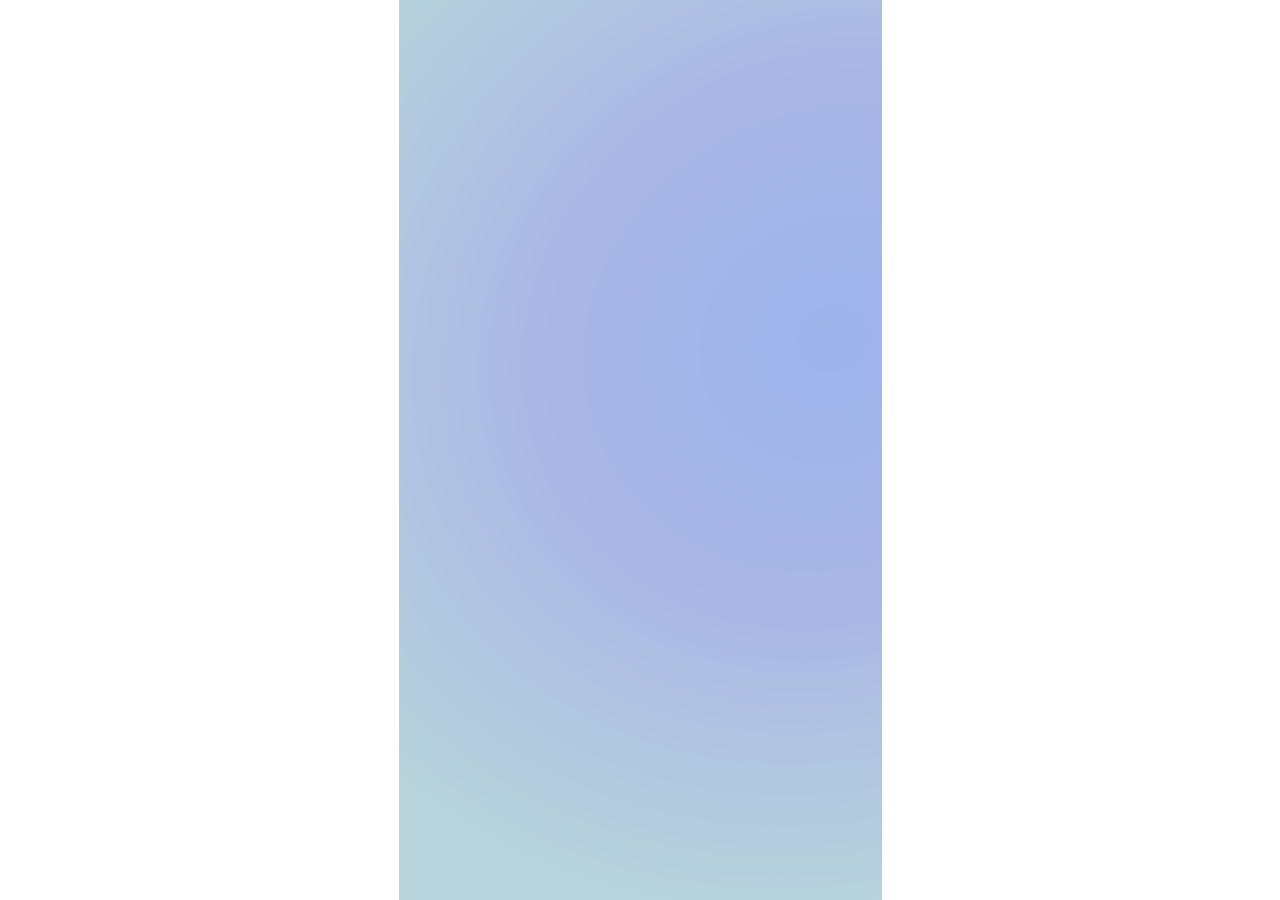
<file: index.html>
<!DOCTYPE html>
<html lang="ko">

<head>
  <meta charset="UTF-8">
  <meta name="viewport" content="width=device-width, initial-scale=1.0">
  <title>DODO:RECYCLE</title>
  <link href="https://fonts.googleapis.com/css2?family=Roboto&display=swap" rel="stylesheet">
  <link rel="stylesheet" href="./css/reset.css">
  <link rel="stylesheet" href="./css/style.css">
  <script src="./js/jquery-1.12.4.min.js"></script>
  <script src="./js/function.js"></script>
</head>

<body>
  <div id="wrap">
    <div class="splash_logo">
      <h1>DODO : RECYCLE</h1>
    </div>
    <div class="login">
      <div class="login_bg">
        <div class="login_contents">
          <a href="#"><img src="./images/whitefaceid.png" alt="whitefaceid"></a>  
          <div class="login_line">
            <span class="line">line</span>
            <span class="letter">Login with Face ID</span>
            <span class="line">line</span>
          </div>
          <div class="login_box_wrp">
            <div class="login_box_on"><a href="./home.html">Login</a> </div>
            <div class="login_box"><a href="./home.html">Signup Now</a> </div>
          </div>
        </div>
      </div>
    </div>
  </div>
</body>

</html>
</file>
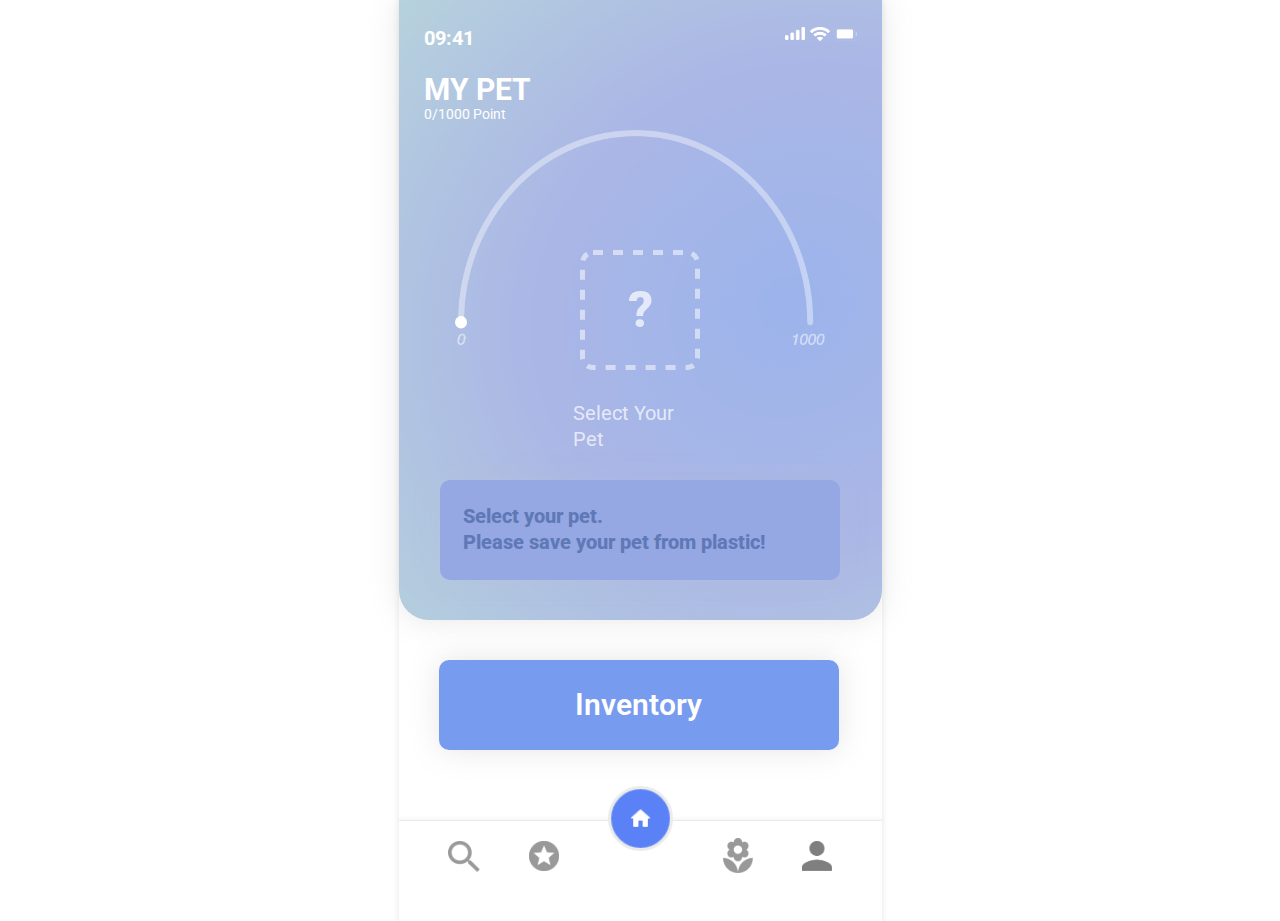
<file: home.html>
<!DOCTYPE html>
<html lang="ko">
<head>
    <meta charset="UTF-8">
    <meta name="viewport" content="width=device-width, initial-scale=1.0">
    <title>Document</title>
    <link href="https://fonts.googleapis.com/css2?family=Roboto&display=swap" rel="stylesheet">
    <link rel="stylesheet" href="./css/reset.css">
    <link rel="stylesheet" href="./css/home.css">
    <script src="./js/jquery-1.12.4.min.js"></script>
    <script type="text/javascript" src="./js/jquery.jrumble.1.3.min.js"></script>
    <script src="./js/function.js"></script>
</head>
<body>
    <div id="wrap">
            <header>
              <h1 class="time">09:41</h1>
              <nav class="tele">
                <ul>
                  <li><img src="./images/CellularConnection.png" alt="Cellular"></li>
                  <li><img src="./images/Wifi.png" alt="Wifi"></li>
                  <li><img src="./images/battery.png" alt="Battery"></li>
                </ul>
              </nav>
            </header>
            <section>
                <h2 class="title">MY PET</h2>
                <p class="point">0/1000 Point</p>
                <div class="charac_section">
                    <div class="point_charac">
                        <div class="round_point"><img src="./images/round.png" alt="#"></div>
                        <div class="square_sell"><a href="#">?</a></div>
                        <a href="#">Select Your Pet</a>
                        <div class="point_charac_complete turtle">
                            <a href="#"><img src="./images/home_turtle.png" alt="#"></a>
                        </div>
                        <div class="point_charac_complete bird">
                            <a href="#"><img src="./images/home_bird.png" alt="#"></a>
                        </div>
                      </div>
                      <div class="point_desc">
                          <a href="#">
                              Select your pet.<br />
                              Please save your pet from plastic!
                          </a>
                      </div>
                      <div class="point_desc on">
                        <a href="#">
                            Did you know? 13 millions tonnes of <br />
                            Plastic leak into the ocean each year! <br />
                            Let's get points and please save me!
                        </a>
                      </div>
                      <div class="charac_select"> 
                          <div class="charac_select_inner">
                              <h1>Select Your Pet</h1>
                              <div class="close">
                                <a href="#"><img src="./images/xmark.png" alt="#"></a>
                            </div>
                              <div class="charac_wrp">
                              
                                <div class="ani">
                                    <a href="#">
                                        <img src="./images/turtle.png" alt="#">
                                        <span>Turtle</span>
                                    </a>
                                    <a href="#">
                                        <img src="./images/bird.png" alt="#">
                                        <span>bird</span>
                                    </a>
                                    <a href="#"><img src="./images/ic_lock.png" alt="#"></a>
                                    <a href="#"><img src="./images/ic_lock.png" alt="#"></a>
                                    <a href="#"><img src="./images/ic_lock.png" alt="#"></a>
                                    <a href="#"><img src="./images/ic_lock.png" alt="#"></a>
                                    <a href="#"><img src="./images/ic_lock.png" alt="#"></a>
                                    <a href="#"><img src="./images/ic_lock.png" alt="#"></a>
                                    <a href="#"><img src="./images/ic_lock.png" alt="#"></a>
                                    <a href="#"><img src="./images/ic_lock.png" alt="#"></a>
                                </div>
                            </div>
                          </div>   
                      </div>
                </div>
                <div class="inven"><a href="#" >Inventory</a></div>
            </section>
            <footer>
              <ol class="footer_nav">
                <li><a href="#">search</a></li>
                <li><a href="./quiz.html">points</a></li>
                <li><a href="#">Home</a></li>
                <li><a href="#">market</a></li>
                <li><a href="#">user</a></li>
              </ol>
              <div class="sec_search">
                <div class="sec_search_inner">
                  <h1>Search</h1>
                  <div class="sec_search_src"><a href="#"><img src="./images/ic_search.png" alt="#"> <span> Search</span></a></div>
                  <div class="para">
                    <p>Recent Search</p>
                    <div class="src_box">
                      <a href="#" class="src_box">Acrylic <img src="./images/xmark_white.png" alt="#"></a>
                      <a href="#" class="src_box">Photato Skins <img src="./images/xmark_white.png" alt="#"></a>
                      <a href="#" class="src_box">Fruit Seeds <img src="./images/xmark_white.png" alt="#"></a>
                      <a href="#" class="src_box">Chicken Bones <img src="./images/xmark_white.png" alt="#"></a>
                      <a href="#" class="src_box">Tea bags <img src="./images/xmark_white.png" alt="#"></a>
                    </div>
                  </div>
                  <div class="para">
                    <p>Trending</p>
                    <div class="src_line">
                      <a href="#">Chicken Bones</a>
                      <a href="#">Styrofoam</a>
                      <a href="#">Banana Peal</a>
                      <a href="#">Eggshell</a>
                    </div>
                  </div>
                  <div class="para">
                    <p>Best Tip</p>
                    <div class="info_box">
                      <a href="#">
                        <span>Paper Waste</span>
                        <img src="./images/recyclebox1.png" alt="#">
                      </a>
                      <a href="#">
                        <span>Tins/Metals</span>
                        <img src="./images/recyclebox2.png" alt="#">
                      </a>
                      <a href="#">
                        <span>Ceramics/Glass</span>
                        <img src="./images/recyclebox3.png" alt="#">
                      </a>
                      <a href="#">
                        <span>Plastic Waste</span>  
                        <img src="./images/recyclebox4.png" alt="#">
                      </a>
                    </div>
                  </div>
                </div>
              </div>
              <div class="market">
                <div class="market_inner">
                  <h1>Sharing Market</h1>
                  <a href="#" class="noti"><img src="./images/ic_notification.png" alt="#"></a>
                  <div class="market_map"><a href="#"><span> Gonghang-daero 45ga-gil</span><img src="./images/ic_place.png" alt="#"> </a></div>
                  <div class="sharing_box">
                    <div class="sharing_box_wrp">
                      <a href="#" class="sharing_stf">
                        <img src="./images/sharing1.png" alt="#">
                        <Strong>Fabric Sofa</Strong>
                        <span>Gangseo-gu, GaYang-dong</span>
                      </a>
                      <a href="#" class="chat"><img src="./images/chatting.png" alt="#"></a>
                    </div>
                    <div class="sharing_box_wrp">
                      <a href="#" class="sharing_stf">
                        <img src="./images/sharing2.png" alt="#">
                        <Strong>Coffee Table</Strong>
                        <span>Gangseo-gu, GaYang-dong</span>
                      </a>
                      <a href="#" class="chat"><img src="./images/chatting.png" alt="#"></a>
                    </div>
                    <div class="sharing_box_wrp">
                      <a href="#" class="sharing_stf">
                        <img src="./images/sharing3.png" alt="#">
                        <Strong>Wood Frame Bed</Strong>
                        <span>Gangseo-gu, GaYang-dong</span>
                      </a>
                      <a href="#" class="chat"><img src="./images/chatting.png" alt="#"></a>
                    </div>
                    <div class="sharing_box_wrp">
                      <a href="#" class="sharing_stf">
                        <img src="./images/sharing4.png" alt="#">
                        <Strong>Book shelf</Strong>
                        <span>Gangseo-gu, GaYang-dong</span>
                      </a>
                      <a href="#" class="chat"><img src="./images/chatting.png" alt="#"></a>
                    </div>
                    <div class="sharing_box_wrp">
                      <a href="#" class="sharing_stf">
                        <img src="./images/sharing5.png" alt="#">
                        <Strong>Wood Table</Strong>
                        <span>Gangseo-gu, GaYang-dong</span>
                      </a>
                      <a href="#" class="chat"><img src="./images/chatting.png" alt="#"></a>
                    </div>
                    <div class="sharing_box_wrp">
                      <a href="#" class="sharing_stf">
                        <img src="./images/sharing6.png" alt="#">
                        <Strong>Rattan Chair</Strong>
                        <span>Gangseo-gu, GaYang-dong</span>
                      </a>
                      <a href="#" class="chat"><img src="./images/chatting.png" alt="#"></a>
                    </div> 
                    <div class="sharing_box_wrp">
                      <a href="#" class="sharing_stf">
                        <img src="./images/sharing7.png" alt="#">
                        <Strong>side Board</Strong>
                        <span>Gangseo-gu, GaYang-dong</span>
                      </a>
                      <a href="#" class="chat"><img src="./images/chatting.png" alt="#"></a>
                    </div>  
                  </div>
                  <div class="sharing_wrt">
                    <a href="#"><img src="./images/wrtic.png" alt="#"></a>
                  </div>
                </div>
              </div>
            </footer>
    </div>
</body>
</html>
</file>
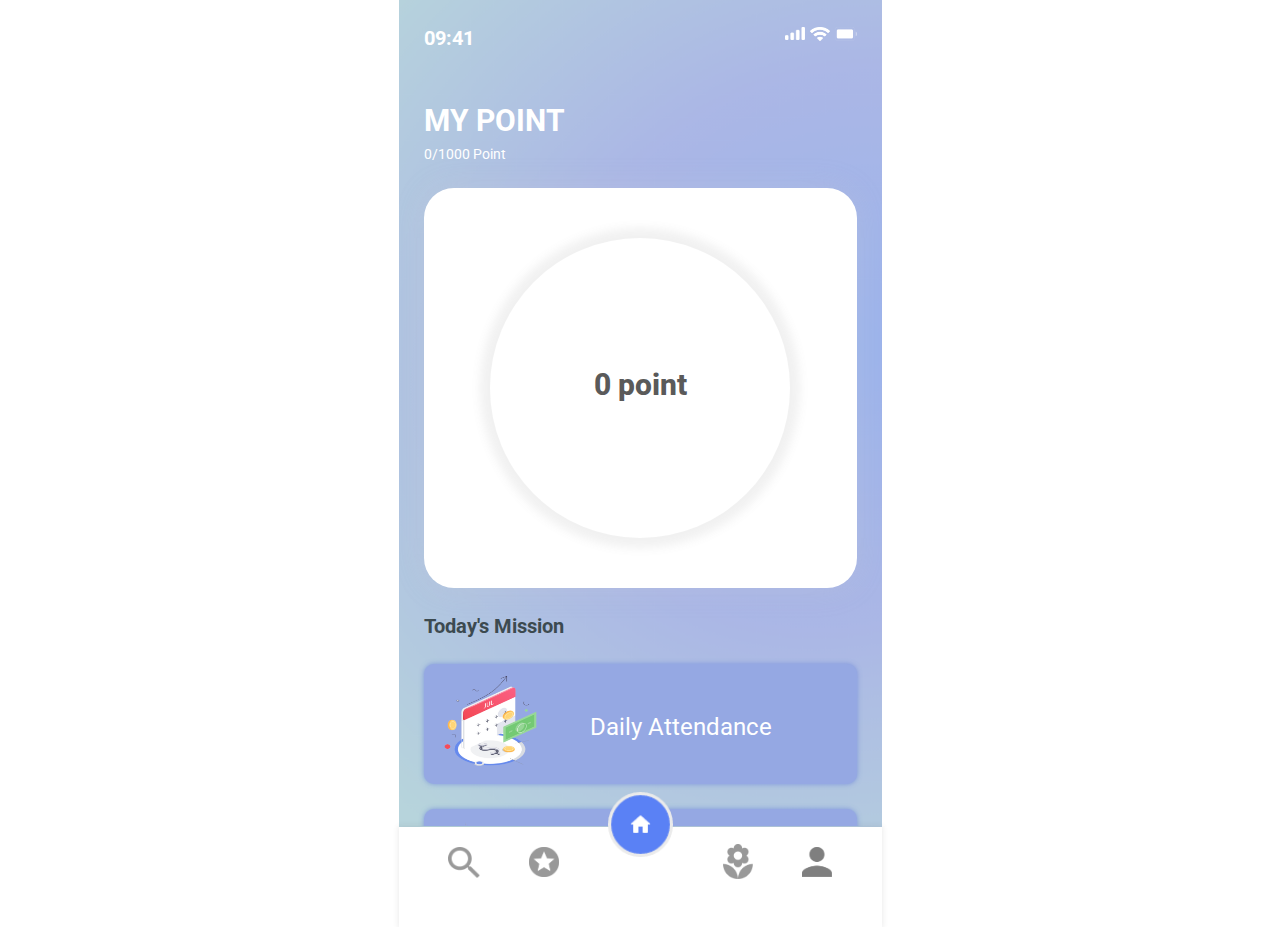
<file: quiz.html>
<!DOCTYPE html>
<html lang="ko">

<head>
  <meta charset="UTF-8">
  <meta name="viewport" content="width=device-width, initial-scale=1.0">
  <title>DODO:RECYCLE</title>
  <link href="https://fonts.googleapis.com/css2?family=Roboto&display=swap" rel="stylesheet">
  <link rel="stylesheet" href="./css/reset.css">
  <link rel="stylesheet" href="./css/quiz.css">
  <script src="./js/jquery-1.12.4.min.js"></script>
  <script type="text/javascript" src="./js/jquery.jrumble.1.3.min.js"></script>
  <script src="./js/function.js"></script>
</head>
<body>
  <div id="wrap">
    <header>
      <h1 class="time">09:41</h1>
      <nav class="tele">
        <ul>
          <li><img src="./images/CellularConnection.png" alt="Cellular"></li>
          <li><img src="./images/Wifi.png" alt="Wifi"></li>
          <li><img src="./images/battery.png" alt="Battery"></li>
        </ul>
      </nav>
    </header>
    <section>
      <h2 class="title">MY POINT</h2>
      <p class="point">0/1000 Point</p>
      <div class="box">
        <div class="circle">0</div>
        <a href="#">0 point</a>
      </div>
      <article>
        <h3>Today's Mission</h3>
        <div class="attend">
          <a href="#" class="btn_attend">
            <img src="./images/calendar.png" alt="Daily Attendance">
            <span>Daily Attendance</span>
          </a>
        </div>
        <div class="quiz">
          <a href="#">
            <img src="./images/quiz.png" alt="Today's Quiz">
            <span>Today's Quiz</span>
          </a>
        </div>
        <h3>Point Activities</h3>
        <div class="gain">
          <a href="#">
            <img src="./images/gain.png" alt="Today's Quiz">
            <span>Gain Points</span>
          </a>
        </div>
        <div class="redeem">
          <a href="#">
            <img src="./images/redeem.png" alt="Today's Quiz">
            <span>Redeem Points</span>
          </a>
        </div>
        <div class="t-box">
          투명박스
        </div>
      </article>
     
    </section>
    <!-- 팝업창 -->
    <div class="popup">
      <div class="attend_popup">
        <p>Daily Attendance
          <a href="#">
            <img src="./images/questionmark.png" alt="#">
          </a>
        </p>
        <div class="guide">
          <img src="./images/questionmarkgray.png" alt="#">
          <p>
            <strong>Guidance:</strong>
            Every day, You can get 100 points.<br />
            If you attend for a week everyday,<br /> you
            can get additional points.
          </p>
        </div>
        <div class="check">
          <a href="#">Attendance check</a>
        </div>
        <div class="complete">
          <a href="#">Complete</a>
        </div>
      </div>
    </div>
    <div class="popup_quiz">
      <div class="popup_quiz_inner">
        <p>Today's Quiz</p>
        <img src="./images/banana.png" alt="#">
        <p class="question">
          Q. Banana peels are
        </p>
        <div class="answer_a right">
          <a href="#">
            <span>A</span>
            <span>Food Waste</span>
          </a>
        </div>
        <div class="answer_b">
          <a href="#">
            <span>B</span>
            <span>Recyclable</span>
          </a>
        </div>
        <div class="answer_c">
          <a href="#">
            <span>C</span>
            <span>General Waste</span>
          </a>
        </div>
        <span class="close">
          <a href="#"><img src="./images/xmark.png" alt="#"></a>
        </span>
        <div class="getPoint">
          <a href="#">
            100 Points
          </a>
        </div>
      </div>
    </div>
    <div class="gain_point">
      <div class="gain_point_inner">
        <p>Gain Points</p>
        <div class="subject subject1">
          <a href="#">
            <span>Recyle Photo Challenge</span>
            <img src="./images/challenge.png" alt="Recycle Photo Challenge">
          </a>
        </div>
        <div class="subject subject2">
          <a href="#">
            <span>Bring Your Own Tumbler</span>
            <img src="./images/tumbler.png" alt="Bring Your Own Tumbler">
          </a>
        </div>
        <div class="subject subject3">
          <a href="#">
            <span>Share With Your Friends</span>
            <img src="./images/share.png" alt="Share With Your Friends">
          </a>
        </div>
        <div class="close">
          <a href="#">
            <img src="./images/xmark.png" alt="#">
          </a>
        </div>
      </div>
      <div class="challenge">
        <div class="dropdown">
          <ul class="dropdown_tit">
            <li><a href="#">Recycle Photo Challenge
                <img src="./images/ic_arrow_dropdown.png" alt="#">
              </a></li>
            <ol class="dropdown_list">
              <li><a href="#">Bring Your Own Tumbler</a></li>
              <li><a href="#">Share Width Your Friends</a></li>
            </ol>
          </ul>
        </div>
        <div class="chal_sub">
          <p>
            <strong>This Month Challenge:</strong> <br />
            Ride a Bicycle
          </p>
          <p class="on ">
            <strong>This Month Challenge:</strong> <br />
            Use A Eco-friendly Bags
          </p>
          <p>
            <strong>This Month Challenge:</strong> <br />
            Zero Plastics Campaign
          </p>
          <p>
            <strong>This Month Challenge:</strong> <br />
            No Plastic straw Campaign
          </p>
        </div>
        <div class="calendarbox">
          <div class="cbox-wrapper">
            <div class="cbox-inner">
              <div class="cbox cbox1">1</div>
              <div class="cbox cbox2">
                <a href="#">
                  <img src="./images/september.png" alt="september">
                </a>
                <p>September</p>
                <div class="photobox">
                  <a href="#"><img src="./images/box2_image1.png" alt="#"></a>
                  <a href="#"><img src="./images/box2_image2.png" alt="#"></a>
                  <a href="#"><img src="./images/box2_image3.png" alt="#"></a>
                  <a href="#"><img src="./images/box2_image4.png" alt="#"></a>
                  <a href="#"><img src="./images/box2_image5.png" alt="#"></a>
                  <a href="#"><img src="./images/box2_image6.png" alt="#"></a>
                  <a href="#"><img src="./images/box2_image7.png" alt="#"></a>
                  <a href="#"><img src="./images/box2_image8.png" alt="#"></a>
                  <a href="#"><img src="./images/box2_image9.png" alt="#"></a>
                </div>
                <div class="heart">
                  <a href="#">1</a>
                  <a href="#">2</a>
                  <a href="#">3</a>
                  <a href="#">4</a>
                  <a href="#">5</a>
                  <a href="#">6</a>
                  <a href="#">7</a>
                  <a href="#">8</a>
                  <a href="#">9</a>
                </div>
                <ul class="box_indicator clearfix">
                  <li class="active"><a href="#">1</a></li>
                  <li><a href="#">2</a></li>
                  <li><a href="#">3</a></li>
                  <li><a href="#">4</a></li>
                </ul>
              </div>
              <div class="cbox cbox3">
                <a href="#">
                  <img src="./images/october.png" alt="october">
                </a>
                <p>October</p>
                <div class="photobox">
                  <a href="#"><img src="./images/image1.png" alt="#"></a>
                  <a href="#"><img src="./images/image2.png" alt="#"></a>
                  <a href="#"><img src="./images/image3.png" alt="#"></a>
                  <a href="#"><img src="./images/image4.png" alt="#"></a>
                  <a href="#"><img src="./images/image5.png" alt="#"></a>
                  <a href="#"><img src="./images/image6.png" alt="#"></a>
                  <a href="#"><img src="./images/image7.png" alt="#"></a>
                  <a href="#"><img src="./images/image8.png" alt="#"></a>
                  <a href="#"><img src="./images/image9.png" alt="#"></a>
                </div>
                <div class="heart">
                  <a href="#">1</a>
                  <a href="#">2</a>
                  <a href="#">3</a>
                  <a href="#">4</a>
                  <a href="#">5</a>
                  <a href="#">6</a>
                  <a href="#">7</a>
                  <a href="#">8</a>
                  <a href="#">9</a>
                </div>
                <ul class="box_indicator clearfix">
                  <li class="active"><a href="#">1</a></li>
                  <li><a href="#">2</a></li>
                  <li><a href="#">3</a></li>
                  <li><a href="#">4</a></li>
                </ul>
              </div>
              <div class="cbox cbox4">
                <a href="#">
                  <img src="./images/november.png" alt="november">
                </a>
                <p>November</p>
                <div class="photobox">
                  <a href="#"><img src="./images/box3_image1.png" alt="#"></a>
                  <a href="#"><img src="./images/box3_image2.png" alt="#"></a>
                  <a href="#"><img src="./images/box3_image3.png" alt="#"></a>
                  <a href="#"><img src="./images/box3_image4.png" alt="#"></a>
                  <a href="#"><img src="./images/box3_image5.png" alt="#"></a>
                  <a href="#"><img src="./images/box3_image6.png" alt="#"></a>
                  <a href="#"><img src="./images/box3_image7.png" alt="#"></a>
                  <a href="#"><img src="./images/box3_image8.png" alt="#"></a>
                  <a href="#"><img src="./images/box3_image9.png" alt="#"></a>
                </div>
                <div class="heart">
                  <a href="#">1</a>
                  <a href="#">2</a>
                  <a href="#">3</a>
                  <a href="#">4</a>
                  <a href="#">5</a>
                  <a href="#">6</a>
                  <a href="#">7</a>
                  <a href="#">8</a>
                  <a href="#">9</a>
                </div>
                <ul class="box_indicator clearfix">
                  <li class="active"><a href="#">1</a></li>
                  <li><a href="#">2</a></li>
                  <li><a href="#">3</a></li>
                  <li><a href="#">4</a></li>
                </ul>
              </div>
              <div class="cbox cbox4">
                <a href="#">
                  <img src="./images/december.png" alt="December">
                </a>
                <p>December</p>
                <div class="photobox">
                  <a href="#"><img src="./images/box4_image1.png" alt="#"></a>
                  <a href="#"><img src="./images/box4_image2.png" alt="#"></a>
                  <a href="#"><img src="./images/box4_image3.png" alt="#"></a>
                  <a href="#"><img src="./images/box4_image4.png" alt="#"></a>
                  <a href="#"><img src="./images/box4_image5.png" alt="#"></a>
                  <a href="#"><img src="./images/box4_image6.png" alt="#"></a>
                  <a href="#"><img src="./images/box4_image7.png" alt="#"></a>
                  <a href="#"><img src="./images/box4_image8.png" alt="#"></a>
                  <a href="#"><img src="./images/box4_image9.png" alt="#"></a>
                </div>

                <div class="heart">
                  <a href="#">1</a>
                  <a href="#">2</a>
                  <a href="#">3</a>
                  <a href="#">4</a>
                  <a href="#">5</a>
                  <a href="#">6</a>
                  <a href="#">7</a>
                  <a href="#">8</a>
                  <a href="#">9</a>
                </div>
                <ul class="box_indicator clearfix">
                  <li class="active"><a href="#">1</a></li>
                  <li><a href="#">2</a></li>
                  <li><a href="#">3</a></li>
                  <li><a href="#">4</a></li>
                </ul>
              </div>
            </div>
          </div>
        </div>
        <div class="challenge_wrt">
          <a href="#">Challenge!</a>
        </div>
        <div class="challenge_wrt done">
          <a href="#">Finish Challenge</a>
        </div>
        <div class="prev">
          <a href="#">prev</a>
        </div>
        <div class="next">
          <a href="#">next</a>
        </div>
      </div>
      <div class="tumbler">
        <div class="tumbler_inner">
          <div class="tlr_dropdown">
            <ul class="tlr_dropdown_tit">
              <li><a href="#">Bring Your Own Tumbler
                  <img src="./images/ic_arrow_dropdown.png" alt="#">
                </a></li>
              <ol class="tlr_dropdown_list">
                <li><a href="#">Share Width Your Friends</a></li>
                <li><a href="#">Recycle Photo Challenge</a></li>
              </ol>
            </ul>
          </div>
          <div class="tlr_sub">
            <p>
              If you use your own tumbler at our partnership cafe,<br />
              you can get one stamps. Nine stamps are 1000 points.
            </p>
          </div>
          <div class="calendarbox">
            <div class="cbox-wrapper">
              <div class="cbox-inner">
                <div class="cbox cbox1">1</div>
                <div class="cbox cbox2">
                  <a href="#">
                    <img src="./images/september.png" alt="september">
                  </a>
                  <p>September</p>
                  <div class="photobox">
                    <a href="#"><img src="./images/stamp9.png" alt="#"></a>
                    <a href="#"><img src="./images/stamp9.png" alt="#"></a>
                    <a href="#"></a>
                    <a href="#"></a>
                    <a href="#"></a>
                    <a href="#"></a>
                    <a href="#"></a>
                    <a href="#"></a>
                    <a href="#"></a>
                  </div>
                  <ul class="box_indicator clearfix">
                    <li class="active"><a href="#">1</a></li>
                    <li><a href="#">2</a></li>
                    <li><a href="#">3</a></li>
                    <li><a href="#">4</a></li>
                  </ul>
                </div>
                <div class="cbox cbox3">
                  <a href="#">
                    <img src="./images/october.png" alt="october">
                  </a>
                  <p>October</p>
                  <div class="photobox photobox10">
                    <a href="#"><img src="./images/stamp10.png" alt="#"></a>
                    <a href="#"><img src="./images/stamp10.png" alt="#"></a>
                    <a href="#"><img src="./images/stamp10.png" alt="#"></a>
                    <a href="#"><img src="./images/stamp10.png" alt="#"></a>
                    <a href="#"><img src="./images/stamp10.png" alt="#"></a>
                    <a href="#"><img src="./images/stamp10.png" alt="#"></a>
                    <a href="#"></a>
                    <a href="#"></a>
                    <a href="#"></a>
                  </div>
                  <ul class="box_indicator clearfix">
                    <li class="active"><a href="#">1</a></li>
                    <li><a href="#">2</a></li>
                    <li><a href="#">3</a></li>
                    <li><a href="#">4</a></li>
                  </ul>
                </div>
                <div class="cbox cbox4">
                  <a href="#">
                    <img src="./images/november.png" alt="november">
                  </a>
                  <p>November</p>
                  <div class="photobox">
                    <a href="#"><img src="./images/stamp11.png" alt="#"></a>
                    <a href="#"><img src="./images/stamp11.png" alt="#"></a>
                    <a href="#"><img src="./images/stamp11.png" alt="#"></a>
                    <a href="#"><img src="./images/stamp11.png" alt="#"></a>
                    <a href="#"></a>
                    <a href="#"></a>
                    <a href="#"></a>
                    <a href="#"></a>
                    <a href="#"></a>
                  </div>
                  <ul class="box_indicator clearfix">
                    <li class="active"><a href="#">1</a></li>
                    <li><a href="#">2</a></li>
                    <li><a href="#">3</a></li>
                    <li><a href="#">4</a></li>
                  </ul>
                </div>
                <div class="cbox cbox4">
                  <a href="#">
                    <img src="./images/december.png" alt="December">
                  </a>
                  <p>December</p>
                  <div class="photobox">
                    <a href="#"></a>
                    <a href="#"></a>
                    <a href="#"></a>
                    <a href="#"></a>
                    <a href="#"></a>
                    <a href="#"></a>
                    <a href="#"></a>
                    <a href="#"></a>
                    <a href="#"></a>
                  </div>
                  <ul class="box_indicator clearfix">
                    <li class="active"><a href="#">1</a></li>
                    <li><a href="#">2</a></li>
                    <li><a href="#">3</a></li>
                    <li><a href="#">4</a></li>
                  </ul>
                </div>
              </div>
            </div>
          </div>
          <div class="tbl_prev">
            <a href="#">prev</a>
          </div>
          <div class="tbl_next">
            <a href="#">next</a>
          </div>
        </div>
        <div class="getstamp">
          <a href="#">Get Stamp!</a>
        </div>
        <div class="getstamp complete">
          <a href="#">Complete</a>
        </div>
      </div>
      <div class="share">
        <div class="share_inner">
          <div class="shr_dropdown">
            <ul class="shr_dropdown_tit">
              <li><a href="#">Share Width Your Friends
                  <img src="./images/ic_arrow_dropdown.png" alt="#">
                </a></li>
              <ol class="shr_dropdown_list">
                <li><a href="#">Recycle Photo Challenge</a></li>
                <li><a href="#">Bring Your Own Tumbler</a></li>
              </ol>
            </ul>
          </div>
          <div class="shr_frame">
            <p class="person">0/10</p>
            <p class="des">
              If you share this app with your friends,<br />
              you can get 3,000 points per 10 person.
            </p>
          </div>
          <div class="shr_search">
            <a href="#" class="search_s">
              <img src="./images/ic_search.png" alt="#">
              <span>Search</span>
            </a>
            <div class="shr_contact">
              <div class="shr_search_inner">
                <div class="shr_div">
                  <div class="contact_a">
                    A
                  </div>
                  <a href="#">Alex <span>check</span></a>
                  <a href="#">Amelie<span>check</span></a>
                  <a href="#">Amanda<span>check</span></a>
                  <a href="#">Ashely<span>check</span></a>
                </div>
                <div class="shr_div">
                  <div class="contact_b">
                    B
                  </div>
                  <a href="#">Bailey<span>check</span></a>
                  <a href="#">Beckett<span>check</span></a>
                  <a href="#">Bella<span>check</span></a>
                  <a href="#">Bianca<span>check</span></a>
                  <a href="#">Bobbi<span>check</span></a>
                </div>
                <div class="shr_div">
                  <div class="contact_c">
                    C
                  </div>
                  <a href="#">Captain<span>check</span></a>
                  <a href="#">Cara<span>check</span></a>
                  <a href="#">Carol<span>check</span></a>
                  <a href="#">Cecil<span>check</span></a>
                  <a href="#">Champ<span>check</span></a>
                </div>
                <div class="shr_div">
                  <div class="contact_d">
                    D
                  </div>
                  <a href="#">Dave<span>check</span></a>
                  <a href="#">Diallo<span>check</span></a>
                  <a href="#">Dick<span>check</span></a>
                </div>
              </div>
            </div>
          </div>
          <div class="shr_btn">
            <a href="#">Share</a>
          </div>
        </div>
      </div>
    </div>
    <div class="wrt_newpost">
      <div class="wrt_inner">
        <p>New Post</p>
        <span class="wrt_clse">
          <a href="#"><img src="./images/xmark.png" alt="#"></a>
        </span>
        <div class="wrt_photo">
          <a href="#">
            <img src="./images/camera.png" alt="#">
            <span>0 / 10</span>
          </a>
        </div>
        <div class="wrt_tit">
          Title
        </div>
        <div class="wrt_des">
          Description
        </div>
        <div class="wrt_done">
          <a href="#">
            Done
          </a>
        </div>
      </div>
    </div>
    <div class="redeem_pop">
      <div class="redeem_pop_inner">
        <p>Redeem Points</p>
        <span class="rd_clse">
          <a href="#"><img src="./images/xmark.png" alt="#"></a>
        </span>
        <div class="rd_mnu">
          <div class="rd_mnu_inner">
            <a href="#"><img src="./images/food1.png" alt=""><span>4,000 Points</span></a>
            <a href="#"><img src="./images/food2.png" alt=""><span>1,500 Points</span></a>
            <a href="#"><img src="./images/food3.png" alt=""><span>4,800 Points </span></a>
            <a href="#"><img src="./images/food4.png" alt=""><span>3,200 Points</span></a>
            <a href="#"><img src="./images/food5.png" alt=""><span>2,000 Points</span></a>
            <a href="#"><img src="./images/food6.png" alt=""><span>6,000 Points</span></a>
            <a href="#"><img src="./images/food7.png" alt=""><span>4,000 Points</span></a>
            <a href="#"><img src="./images/food8.png" alt=""><span>1,500 Points</span></a>
            <a href="#"><img src="./images/food9.png" alt=""><span>4,000 Points</span></a>
            <a href="#"><img src="./images/food10.png" alt=""><span>1,500 Points</span></a>
            <a href="#"><img src="./images/food11.png" alt=""><span>4,800 Points </span></a>
            <a href="#"><img src="./images/food12.png" alt=""><span>3,200 Points</span></a>
            <a href="#"><img src="./images/food13.png" alt=""><span>2,000 Points</span></a>
            <a href="#"><img src="./images/food14.png" alt=""><span>6,000 Points</span></a>
            <a href="#"><img src="./images/food15.png" alt=""><span>4,000 Points</span></a>
            <a href="#"><img src="./images/food16.png" alt=""><span>1,500 Points</span></a>
          </div>
        </div>
      </div>       
    </div>

    <footer>
      <ol class="footer_nav">
        <li><a href="#">search</a></li>
        <li><a href="#">points</a></li>
        <li><a href="./home.html">Home</a></li>
        <li><a href="#">market</a></li>
        <li><a href="#">user</a></li>
      </ol>
      <div class="sec_search">
        <div class="sec_search_inner">
          <h1>Search</h1>
          <div class="sec_search_src"><a href="#"><img src="./images/ic_search.png" alt="#"> <span> Search</span></a></div>
          <div class="para">
            <p>Recent Search</p>
            <div class="src_box">
              <a href="#" class="src_box">Acrylic <img src="./images/xmark_white.png" alt="#"></a>
              <a href="#" class="src_box">Photato Skins <img src="./images/xmark_white.png" alt="#"></a>
              <a href="#" class="src_box">Fruit Seeds <img src="./images/xmark_white.png" alt="#"></a>
              <a href="#" class="src_box">Chicken Bones <img src="./images/xmark_white.png" alt="#"></a>
              <a href="#" class="src_box">Tea bags <img src="./images/xmark_white.png" alt="#"></a>
            </div>
          </div>
          <div class="para">
            <p>Trending</p>
            <div class="src_line">
              <a href="#">Chicken Bones</a>
              <a href="#">Styrofoam</a>
              <a href="#">Banana Peal</a>
              <a href="#">Eggshell</a>
            </div>
          </div>
          <div class="para">
            <p>Best Tip</p>
            <div class="info_box">
              <a href="#">
                <span>Paper Waste</span>
                <img src="./images/recyclebox1.png" alt="#">
              </a>
              <a href="#">
                <span>Tins/Metals</span>
                <img src="./images/recyclebox2.png" alt="#">
              </a>
              <a href="#">
                <span>Ceramics/Glass</span>
                <img src="./images/recyclebox3.png" alt="#">
              </a>
              <a href="#">
                <span>Plastic Waste</span>  
                <img src="./images/recyclebox4.png" alt="#">
              </a>
            </div>
          </div>
        </div>
      </div>
      <div class="market">
        <div class="market_inner">
          <h1>Sharing Market</h1>
          <a href="#" class="noti"><img src="./images/ic_notification.png" alt="#"></a>
          <div class="market_map"><a href="#"><span> Gonghang-daero 45ga-gil</span><img src="./images/ic_place.png" alt="#"> </a></div>
          <div class="sharing_box">
            <div class="sharing_box_wrp">
              <a href="#" class="sharing_stf">
                <img src="./images/sharing1.png" alt="#">
                <Strong>Fabric Sofa</Strong>
                <span>Gangseo-gu, GaYang-dong</span>
              </a>
              <a href="#" class="chat"><img src="./images/chatting.png" alt="#"></a>
            </div>
            <div class="sharing_box_wrp">
              <a href="#" class="sharing_stf">
                <img src="./images/sharing2.png" alt="#">
                <Strong>Coffee Table</Strong>
                <span>Gangseo-gu, GaYang-dong</span>
              </a>
              <a href="#" class="chat"><img src="./images/chatting.png" alt="#"></a>
            </div>
            <div class="sharing_box_wrp">
              <a href="#" class="sharing_stf">
                <img src="./images/sharing3.png" alt="#">
                <Strong>Wood Frame Bed</Strong>
                <span>Gangseo-gu, GaYang-dong</span>
              </a>
              <a href="#" class="chat"><img src="./images/chatting.png" alt="#"></a>
            </div>
            <div class="sharing_box_wrp">
              <a href="#" class="sharing_stf">
                <img src="./images/sharing4.png" alt="#">
                <Strong>Book shelf</Strong>
                <span>Gangseo-gu, GaYang-dong</span>
              </a>
              <a href="#" class="chat"><img src="./images/chatting.png" alt="#"></a>
            </div>
            <div class="sharing_box_wrp">
              <a href="#" class="sharing_stf">
                <img src="./images/sharing5.png" alt="#">
                <Strong>Wood Table</Strong>
                <span>Gangseo-gu, GaYang-dong</span>
              </a>
              <a href="#" class="chat"><img src="./images/chatting.png" alt="#"></a>
            </div>
            <div class="sharing_box_wrp">
              <a href="#" class="sharing_stf">
                <img src="./images/sharing6.png" alt="#">
                <Strong>Rattan Chair</Strong>
                <span>Gangseo-gu, GaYang-dong</span>
              </a>
              <a href="#" class="chat"><img src="./images/chatting.png" alt="#"></a>
            </div> 
            <div class="sharing_box_wrp">
              <a href="#" class="sharing_stf">
                <img src="./images/sharing7.png" alt="#">
                <Strong>side Board</Strong>
                <span>Gangseo-gu, GaYang-dong</span>
              </a>
              <a href="#" class="chat"><img src="./images/chatting.png" alt="#"></a>
            </div>  
          </div>
          <div class="sharing_wrt">
            <a href="#"><img src="./images/wrtic.png" alt="#"></a>
          </div>
        </div>
      </div>
    </footer>
</body>

</html>
</file>
<file: css/style.css>
@charset "utf-8";

body {
	max-width: 483px;
  margin: 0 auto;

}


	#wrap {
		position: relative;
		width: 100%;
    height: 100%;
    margin: 0 auto;
		background-image: url(../images/bg.png);
    background-size: cover;
    background-repeat: no-repeat;
    animation: mybg 8s linear 1 forwards;
  }

  @keyframes mybg {
    /* 진행률 0%,~부터 */
    from {
      background-image: url(../images/bg.png);
      background-size: cover;
    }
    55% {
      background-image: url(../images/bg.png);
      background-size: cover;
    }
    56%{
      background-image: url(../images/bgi1.png);
      background-size: cover;
    }
  
    57% {
      background-size: cover;
      background-image: url(../images/bgi2.png);
    }
    59% {
      background-size: cover;
      background-image: url(../images/bgi3.png);
    }
    61% {
      background-size: cover;
      background-image: url(../images/bgi4.png);
    }
    63% {
      background-size: cover;
      background-image: url(../images/bgi5.png);
    }
    65% {
      background-size: cover;
      background-image: url(../images/bgi6.png);
    }
    67% {
      background-size: cover;
      background-image: url(../images/bgi7.png);
    }
       
    69%{
      background-size: cover;
      background-image: url(../images/bgi8.png);
    }   
    70%{
      background-size: cover;
      background-image: url(../images/bgi9.png);
    }   
    71%{
      background-size: cover;
      background-image: url(../images/bgi10.png);
    }   
    72%{
      background-size: cover;
      background-image: url(../images/bgi11.png);
    }   
    73%{
      background-size: cover;
      background-image: url(../images/bgi12.png);
    }
    74%{
      background-size: cover;
      background-image: url(../images/bgi13.png);
    }
    
    75%{
      background-size: cover;
      background-image: url(../images/bgi14.png);
    }
    76%{
      background-size: cover;
      background-image: url(../images/bgi15.png);
    }
    77%{
      background-size: cover;
      background-image: url(../images/bgi17.png);
    }
    80%{
      background-size: cover;
      background-image: url(../images/bgi18.png);
    }

    to {
      background-size: cover;
      background-image: url(../images/bgi18.png);
     }
  }
  
  /* 스플래쉬화면 */
	.splash_logo {
		position: absolute;
		top: 50%;
		left: 50%;
		margin-top: -150px;
		margin-left: -90px;
		width: 180px;
		height: 180px;
		background-image: url(../images/splash_logo.png);
		background-position: center center;
		background-size: cover;
    background-repeat: no-repeat;
    animation: myheader 4s linear 1;
		opacity: 0;
	}
	.splash_logo > h1 {
		position: absolute;
		bottom: -50px;
		width: 200px;
		height: 30px;
		color: #fff;
		line-height: 30px;
		text-align: center;
		animation: myheader 3s linear 1;
		opacity: 0;
	}

  @keyframes myheader {
    /* 진행률 0%,~부터 */
    from {
      opacity:0;
    }
  
    50% {
     opacity:1;
    }
    to {
      opacity:1;
     }
  }



  /* 로그인화면 */

  .login_bg{
    display:none;
    position:absolute;
    bottom:0;
    left:0;
    width:100%;
    height:300px;
    background-color: rgba(255, 255, 255, 0.171);
    border-radius: 30px 30px 0 0;
  }

  .login_bg>.login_contents{
    position:relative;

  }
  .login_bg>.login_contents>a{
    display:block;
    position:absolute;
    top:30px;
    left:50%;
    width:38px;
    height:30px;
    margin-left:-19px;
  } 
  .login_bg>.login_contents>a>img{
    display:block;
    width:100%;
    height:100%;

  }
  .login_bg>.login_contents>.login_line{
    display:flex;
    position:absolute;
    left:50%;
    top:80px;
    justify-content: space-between;
    width:320px;
    margin-left:-160px;
    opacity: 0.7;
  }
  .login_bg>.login_contents>.login_line>.line{
    display:block;
    width:100px;
    text-indent: -9999px;
    border-top: 1px solid #fff;
  }
  .login_bg>.login_contents>.login_line>.letter{
    display:block;
    margin-top:-6px;
    color: #fff;
    font-size: 12px;
  }
  .login_bg>.login_contents>.login_box_wrp{
    position:Absolute;
    left:50%;
    top:120px;
  }
  .login_bg>.login_contents>.login_box_wrp>.login_box{
    width:320px;
    height:50px;
    margin-left:-160px;
    margin-bottom:20px;
    border-radius: 30px;
    background-color: rgba(255, 255, 255, 0.37);
  }
  .login_bg>.login_contents>.login_box_wrp>.login_box_on{
    width:320px;
    height:50px;
    margin-left:-160px;
    margin-bottom:20px;
    background-color: none;
    border: 1px solid #fff;
    border-radius: 30px;
  }
  .login_bg>.login_contents>.login_box_wrp>.login_box_on>a{
    display:block;
    width:100%;
    height:100%;
    font-size: 20px;
    line-height: 50px;
    text-align: center;
    color:#fff;
  }
  .login_bg>.login_contents>.login_box_wrp>.login_box>a{
    display:block;
    width:100%;
    height:100%;
    font-size: 20px;
    line-height: 50px;
    text-align: center;
    color:#fff;
  }
</file>
<file: css/home.css>
@charset "utf-8";


body {
    position:relative;
	max-width: 483px;
	margin: 0 auto;
}

#wrap {
	position: relative;
    width: 100%;
    height:100%;
	margin: 0 auto;

}

/* header */
header {
    position:absolute;
    top:0;
    left:0;
	display: flex;
    width:100%;
    justify-content: space-between;
    z-index:1500;
}
.time {
	margin: 25px;
	color: #fff;
	font-size: 20px;
}
.tele > ul {
	display: flex;
	position: relative;
	justify-content: space-between;
	width: 70px;
	margin: 27px;
}
.tele > ul > li {
	/* position: absolute;
	left: 0; */
	width: 20px;
	height: 20px;
}

.tele > ul > li > img {
	display: block;
	width: 100%;
}

.tele > ul > li:last-child > img {
	width: 22px;
	height: 14px;
}

/* section */
section {
	overflow: scroll;
	height: 820px;
	margin-bottom:1px;
    -ms-overflow-style: none;
    box-shadow: 0px 0px  5px 1px rgba(95, 94, 94, 0.116);
}
section::-webkit-scrollbar {
	display: none;
}

.title {
    position:absolute;
    top:45px;
    left:0;
	color: #fff;
	font-size: 30px;
    margin: 25px 0 5px 25px;
    z-index:800;
}
.point {
    position:absolute;
    top:105px;
    left:0;
	color: #fff;
	font-size: 14px;
    margin-left: 25px;
    z-index:800;
}
.charac_section{
    position:absolute;
    top:0;
    left:0;
    width:100%;
    height:620px;
    background-color: #fff;
    background-image: url(../images/bg.png);
    background-size: cover;
	background-repeat: no-repeat;
    border-radius: 0 0 30px 30px;
    box-shadow: 0px 0px  30px rgba(150, 148, 148, 0.226);
}


.charac_section>.point_charac>.round_point{
    position:absolute;
    top:130px;
    left:50%;
    width:370px;
    height:218px;
    margin-left:-185px;
}
.charac_section>.point_charac>.round_point>img{
    display:block;
    width:100%;
    height:100%;
}
.charac_section>.point_charac>.square_sell{
    position:absolute;
    top:250px;
    left:50%;
    width:120px;
    height:120px;
    margin-left:-60px;
    background-image: url("data:image/svg+xml,%3csvg width='100%25' height='100%25' xmlns='http://www.w3.org/2000/svg'%3e%3crect width='100%25' height='100%25' fill='none' rx='13' ry='13' stroke='%23FFFFFFBF' stroke-width='10' stroke-dasharray='10' stroke-dashoffset='20' stroke-linecap='butt'/%3e%3c/svg%3e");
    border-radius: 13px;
    box-sizing:border-box;
    opacity: 0.7;
}
.charac_section>.point_charac>.square_sell>a{
    display:block;
    color:#fff;
    font-weight: 800;
    font-size: 50px;
    line-height: 120px;
    text-align: center;

}
.charac_section>.point_charac>a{
    display:block;
    position:absolute;
    top:400px;
    left:50%;
    width:135px;
    margin-left:-67.5px;
    color: #fff;
    font-size: 20px;
    opacity: 0.7;
}
.charac_section>.point_charac>.point_charac_complete{
    display:none;
    position:absolute;
    top:230px;
    left:50%;
    width:252px;
    height:200px;
    margin-left:-126px;
}
.charac_section>.point_charac>.point_charac_complete>a{
    display:block;
    width:100%;
    height:100%;

}
.charac_section>.point_charac>.point_charac_complete>a>img{
    display:block;
    width:100%;
    height:100%;
}
.charac_section>.point_desc{
    position:absolute;
    top:480px;
    left:50%;
    width:400px;
    height:100px;
    margin-left:-200px;
    background-color:#95A8E3;
    border-radius: 10px;
    box-shadow: 0px 0px  30px rgba(201, 198, 198, 0.116);
}

.charac_section>.point_desc>a{
    display:block;
    width:100%;
    height:100%;
    padding:23px;
    font-weight: 800;
    color: #4965A3;
    font-size: 20px;
    opacity: 0.7;
}

.charac_section>.point_desc.on{
    display:none;
}
.charac_section>.point_desc.on>a{
    display:block;
    width:100%;
    height:100%;
    padding:11px 0 12px 30px;
    font-weight: 800;
    color: #4965A3;
    font-size: 20px;
    opacity: 0.7;
}
.inven{
    /* position:absolute;
    bottom:160px;
    left:50%; */
    width:400px;
	height:90px;
	margin-top:660px;
	margin-left:40px;
    background-color: #779BEE;
    border-radius: 10px;
    box-shadow: 0px 0px  30px rgba(143, 141, 141, 0.226);
}
.inven>a{
    display:block;
    color:#fff;
    font-weight: 600;
    font-size: 30px;
    line-height: 90px;
    text-align: center;
}

/* 캐릭터 선택 */
.charac_select{
    display:none;
    position:absolute;
    top:100px;
    left:0;
    width:100%; 
    height:470px;


}
.charac_select>.charac_select_inner{
    position:relative;
    height:100%;
    margin:25px;
    background-color: #fff;
    border-radius: 30px;
    box-shadow: 0px 0px 30px #57565650;

}
.charac_select>.charac_select_inner>h1{
    padding:25px;
    font-size: 25px;
}
.charac_select>.charac_select_inner> .close > a {
	display: block;
	position: absolute;
	right: 25px;
	top: 25px;
	width: 25px;
    height: 25px;
    z-index:1500;
}
.charac_select>.charac_select_inner>.close > a > img {
	display: block;
	width: 100%;
	height: 100%;
}
.charac_select>.charac_select_inner>.charac_wrp::-webkit-scrollbar {
	display: none;
}
.charac_select>.charac_select_inner>.charac_wrp{
    overflow:scroll;
    -ms-overflow-style: none;
    position:absolute;
    top:80px;
    left:0;
    height:370px;

}

.charac_select>.charac_select_inner>.charac_wrp>.ani{
    display:flex;
    flex-flow: row wrap;
    justify-content: space-evenly;
    margin-top:10px;
}
.charac_select>.charac_select_inner>.charac_wrp>.ani>a{
    display:block;
    position:relative;
    width:160px;
    height:160px;
    margin-bottom:30px;
    background-color: #EBEBEB;
    border-radius: 30px;
    box-shadow: 0px 0px 10px #918f8f4d;
    z-index:1000;
 
}
.charac_select>.charac_select_inner>.charac_wrp>.ani>a>img
{
    display:block;
    position:absolute;
    top:50%;
    left:50%;
    width:20px;
    height:26px;
    margin-left:-10px;
    margin-top:-13px;
    opacity: 0.9;
}
.charac_select>.charac_select_inner>.charac_wrp>.ani>a:nth-child(1)>img{
    display:block;
    position:absolute;
    top:50%;
    left:50%;
    width:130px;
    height:140px;
    margin-left:-65px;
    margin-top:-70px;
    opacity: 0.9;
}
.charac_select>.charac_select_inner>.charac_wrp>.ani>a:nth-child(2)>img{
    display:block;
    position:absolute;
    top:50%;
    left:50%;
    width:152px;
    height:140px;
    margin-left:-76px;
    margin-top:-70px;
    opacity: 0.9;
}

.charac_select>.charac_select_inner>.charac_wrp>.ani>a>span{
    display:block;
    position:absolute;
    top:50%;
    left:50%;
    width:66px;
    color:#fff;
    font-size: 25px;
    text-align: center;
    margin-top:-10px;
    margin-left:-33px;
    text-shadow:0px 0px 10px #464646c2;
    
}
/* footer */
footer {
	/* position: fixed;
	bottom: 0;
	left: 0;
	width: 100%; */
	height: 100px;
	background-color: #fff;
	z-index: 1500;
}
.footer_nav {
	display: flex;
	justify-content: space-evenly;
	height:80px;
	padding-top: 20px;
	box-shadow: 0px 0px  5px 1px rgba(95, 94, 94, 0.116);

}
.footer_nav > li {
	display: block;
	width: 30px;
	height: 30px;
	text-indent: -9999px;
	background-position: center center;
	background-size: cover;
	background-repeat: no-repeat;
}
.footer_nav > li:nth-child(1) {
	width:32px;
	height:31px;
	background-image: url(../images/ic_search_24px.png);
}
.footer_nav > li:nth-child(2) {

	background-image: url(../images/ic_stars_24px.png);
}
.footer_nav > li:nth-child(3) {
	width: 65px;
	height: 65px;
	margin-top: -55px;
	background-image: url(../images/home.png);
	z-index: 900;

}
.footer_nav > li:nth-child(4) {
	height: 35px;
	margin-top: -3px;
	background-image: url(../images/ic_local_florist_24px.png);
}
.footer_nav > li:nth-child(5) {
	background-image: url(../images/ic_person_24px.png);
}
.footer_nav > li > a {
	display: block;
	width: 50px;
	height: 50px;
	width: 100%;
}

/* footer search */

.sec_search{
    
	display:none;
	position:absolute;
	overflow:scroll;
	bottom:100px;
	left:0;
	width:100%;
	height:770px;
	border-radius: 30px 30px 0 0;
	background-color: #fff;
	box-shadow: 0px 0px  5px 1px rgba(95, 94, 94, 0.116);
    -ms-overflow-style: none;
    z-index:800;
}
.sec_search::-webkit-scrollbar {
	display: none;
}
.sec_search>.sec_search_inner{
	height:1500px;
}

.sec_search>.sec_search_inner>h1{
	padding: 20px 0 0 20px;
	color: #3C4A50;
	font-size: 40px;
}
.sec_search>.sec_search_inner>.sec_search_src{
	position:absolute;
	top:80px;
	left:50%;
	width: 440px;
	height: 40px;
	margin-left:-220px;
	background-color: #f5f5f5;
	border-radius: 10px;
}
.sec_search>.sec_search_inner>.sec_search_src>a{
	display:flex;
	width:30px;
	height:30px;
	margin:5px;

}
.sec_search>.sec_search_inner>.sec_search_src>a>img{
	display:block;
	width:100%;
	height:100%;
}
.sec_search>.sec_search_inner>.sec_search_src>a>span{
	margin-left:10px;
	color: rgb(192, 190, 190);
	line-height: 30px;
	font-size: 20px;

}
.sec_search>.sec_search_inner>.para{
	margin-top:30px;

}
.sec_search>.sec_search_inner>.para>p{
	padding:30px 0  0 20px;
	color: #3C4A50;
	font-size: 20px;
}
.sec_search>.sec_search_inner>.para>.src_box{
	display:flex;
	flex-flow: row wrap;
	padding:10px 0  0 20px;
	
}
.sec_search>.sec_search_inner>.para>.src_box>a{
	position:relative;
	height:23px;
	margin-right:10px;
	margin-bottom:10px;
	padding:2px 20px 2px 10px;
	color: #fff;
	font-size: 20px;
	line-height: 23px;
	background-color: #95A8E3;
	border-radius: 10px;
}
.sec_search>.sec_search_inner>.para>.src_box>a>img{
	display:block;
	position:absolute;
	right:5px;
	top:5px;
	width:5px;
	height:5px;
}
.sec_search>.sec_search_inner>.para>.src_line{
	padding:10px 0  0 20px;
}
.sec_search>.sec_search_inner>.para>.src_line>a{
	display:block;
	height:23px;
	padding: 10px 0 10px 0;
	color: rgb(192, 190, 190);
	font-size: 20px;
	line-height: 23px;
	border-top: 1px solid rgb(231, 228, 228);;
}

.sec_search>.sec_search_inner>.para>.info_box{
	
	padding:10px 0  0 20px;
}
.sec_search>.sec_search_inner>.para>.info_box>a{
	display:block;
	position:relative;
	width: 440px;
	height:200px;
	color: rgb(192, 190, 190);
	font-size: 24px;
	font-weight: 800;
	margin-bottom:20px;
	border-radius: 20px;
	box-shadow: 0px 0px 10px 10px rgba(207, 207, 207, 0.082);
}
.sec_search>.sec_search_inner>.para>.info_box>a>span{
	position:absolute;
	top:20px;
	left:20px;
}
.sec_search>.sec_search_inner>.para>.info_box>a:last-of-type{
	margin-bottom:50px;
}
.sec_search>.sec_search_inner>.para>.info_box>a>img{
	display:block;
	position:absolute;
	top:50%;
	right:20px;
	width:165px;
	height:144px;
	margin-top:-72px;

}

/* footer - sharig Market */
.market{
	display:none;
	position:absolute;
	overflow:scroll;
	bottom:100px;
	left:0;
	width:100%;
	height:770px;
	border-radius: 30px 30px 0 0;
	background-color: #fff;
	box-shadow: 0px 0px  5px 1px rgba(95, 94, 94, 0.116);
    -ms-overflow-style: none;
    z-index:800;
}
.market::-webkit-scrollbar {
	display: none;
}
.market>.market_inner{
	position:relative;
	height:1500px;
}
.market>.market_inner>h1{
	padding: 20px 0 0 20px;
	color: #3C4A50;
	font-size: 40px;
}
.market>.market_inner>.noti{
	display:block;
	position:absolute;
	top:30px;
	right:30px;
	width:20px;
	height:25px;
}
.market>.market_inner>.noti>img{
	display:block;
	width:100%;
	height:100%;
}
.market>.market_inner>.market_map{
	position:absolute;
	top:80px;
	left:50%;
	width: 440px;
	height: 40px;
	margin-left:-220px;
	background-color: #f5f5f5;
	border-radius: 10px;
}
.market>.market_inner>.market_map>a{
display:block;
position:relative;

}
.market>.market_inner>.market_map>a>span{
	margin-left:10px;
	color: rgb(224, 220, 220);
	line-height: 40px;
	font-size: 20px;

}
.market>.market_inner>.market_map>a>img{
	display:block;
	position:absolute;
	top:7px;
	right:10px;
	width:20px;
	height:26px;
}
.market>.market_inner>.sharing_box{
	position:relative;
	margin-top:80px;
	padding:10px 0  0 20px;
}
.market>.market_inner>.sharing_box>.sharing_box_wrp{
	display:block;
	position:relative;
	width: 440px;
	height:200px;
	margin-bottom:20px;
	border-radius: 20px;
	box-shadow: 0px 0px 10px 10px rgba(207, 207, 207, 0.082);
}
.market>.market_inner>.sharing_box>.sharing_box_wrp>.sharing_stf{
	display:block;
	width:100%;
	height:100%;
	position:relative;
	color: rgb(192, 190, 190);
	font-size: 24px;
	font-weight: 800;

}
.market>.market_inner>.sharing_box>.sharing_box_wrp>.sharing_stf>img{
	display:block;
	position:absolute;
	top:10px;
	left:10px;
	width:180px;
	height:180px;
}
.market>.market_inner>.sharing_box>.sharing_box_wrp>.sharing_stf>strong{
	position:absolute;
	top:15px;
	left:200px;
}
.market>.market_inner>.sharing_box>.sharing_box_wrp>.sharing_stf>span{
display:block;
position:absolute;
top:45px;
left:200px;
color: rgb(238, 236, 236);
font-size: 16px;
}

.market>.market_inner>.sharing_box>.sharing_box_wrp>.chat{
	display:block;
	position:absolute;
	bottom:30px;
	right:30px;
	width:30px;
	height:30px;
}
.market>.market_inner>.sharing_box>.sharing_box_wrp>.chat>img{
	display:block;
	width:100%;
	height:100%;
}
.market>.market_inner>.sharing_wrt{
	position:fixed;
	bottom:130px;
	right:50%;
	margin-right:-210px;
}
.market>.market_inner>.sharing_wrt>a{
	display:block;
	width:80px;
	height:80px;
}
.market>.market_inner>.sharing_wrt>a>img{
	display:block;
	width:100%;
}
</file>
<file: css/quiz.css>
@charset "utf-8";

body {
	max-width: 483px;
	margin: 0 auto;
}

#wrap {
	position: relative;
	width: 100%;
	margin: 0 auto;
	background-image: url(../images/bg.png);
	background-size: cover;
	background-repeat: no-repeat;
}

/* header */
header {
	display: flex;
	justify-content: space-between;
}
.time {
	margin: 25px;
	color: #fff;
	font-size: 20px;
}
.tele > ul {
	display: flex;
	position: relative;
	justify-content: space-between;
	width: 70px;
	margin: 27px;
}
.tele > ul > li {
	/* position: absolute;
	left: 0; */
	width: 20px;
	height: 20px;
}

.tele > ul > li > img {
	display: block;
	width: 100%;
}
.tele > ul > li:last-child > img {
	width: 22px;
	height: 14px;
}

/* 섹션 */
section {
	overflow: scroll;
	position:relative;
	height: 750px;
	margin-bottom:1px;
	-ms-overflow-style: none;
}
section::-webkit-scrollbar {
	display: none;
}

.title {
	color: #fff;
	font-size: 30px;
	margin: 25px 0 5px 25px;
}
.point {
	color: #fff;
	font-size: 14px;
	margin-left: 25px;
}
.box {
	position: relative;
	margin: 25px;
	height: 400px;
	background-color: #fff;
	border-radius: 30px;
	box-shadow: 0px 0px 30px #cccccc34;

}
.box > a {
	display: block;
	position: absolute;
	top: 50%;
	left: 50%;
	width: 100px;
	height: 30px;
	text-align: center;
	line-height: 24px;
	margin-top: -15px;
	margin-left: -50px;
	color: #5a5a5a;
	font-weight: 800;
	font-size: 30px;
}
.box > .circle {
	display: block;
	position: absolute;
	left: 50%;
	top: 50%;
	margin-top: -150px;
	margin-left: -150px;
	width: 300px;
	height: 300px;
	text-indent: -9999px;
	border-radius: 100%;
	box-shadow: 0px 0px 10px 10px rgba(240, 240, 240, 0.959);
}

/* 아티클 */

article > h3 {
	margin: 25px;
	font-size: 20px;
	color: #3c4a50;
}
article > div {
	margin: 25px;
	background-color: #95a8e3;
	border-radius: 10px;
	box-shadow: 0px 0px 5px #6c86dac5;
}
article > div:last-child {
	margin-bottom: 0;
}
article > .t-box {
	height: 70px;
	text-indent: -9999px;
	background-color: inherit;
	box-shadow: none;
}
article > div > a {
	display: flex;
	position: relative;
	padding: 10px 0 10px 20px;
}
article > div > a > img {
	width: 100px;
	height: 100px;
}
article > div > a > span {
	display: block;
	position: absolute;
	top: 50%;
	left: 50%;
	margin-top: -12px;
	margin-left: -50px;
	color: #fff;
	font-size: 24px;
}

/* 팝업창 */
.popup {
	display: none;
	position: absolute;
	top: 8%;
	left: 0;
	width: 100%;
	height: 720px;
	z-index: 1000;
}
.popup > .attend_popup {
	height: 720px;
	margin: 0 25px;
	background-color: #fff;
	background-image: url(../images/attendance.png);
	background-size: contain;
	background-position: center center;
	background-repeat: no-repeat;
	border-radius: 50px;
}
.popup > .attend_popup > p {
	padding: 50px 0 0 50px;
	color: #000;
	font-size: 40px;
}
.popup > .attend_popup > p > a {
	display: block;
	position: absolute;
	top: 50px;
	right: 75px;
	width: 25px;
	height: 25px;
}
.popup > .attend_popup > p > a > img {
	display: block;
	width: 100%;
}
.popup > .attend_popup > .guide {
	display: none;
	position: absolute;
	bottom: 100px;
	left: 30px;
	font-size: 20px;
	margin-left: 50px;
	padding-top: 10px;
	color: rgb(104, 100, 100);
	border-top: 1px dashed rgb(204, 202, 202);
}
.popup > .attend_popup > .guide > img {
	display: block;
	position: absolute;
	top: 12px;
	left: 0;
	width: 20px;
	height: 20px;
}
.popup > .attend_popup > .guide > p {
	color: #c7c7c7;
}
.popup > .attend_popup > .guide > p > strong {
	display: block;
	font-weight: normal;
	margin-left: 24px;
}
.popup > .attend_popup > .check {
	position: absolute;
	bottom: 25px;
	left: 50%;
	margin-left: -100px;
	width: 200px;
	height: 40px;
	font-size: 20px;
	line-height: 40px;
	text-align: center;
	background-color: #5a81f5;
	border-radius: 15px;
}
.popup > .attend_popup > .check > a {
	display: block;
	color: #fff;
}
.popup > .attend_popup > .complete {
	display: none;
	position: absolute;
	bottom: 25px;
	left: 50%;
	margin-left: -100px;
	width: 200px;
	height: 40px;
	font-size: 20px;
	line-height: 40px;
	text-align: center;
	background-color: #5a81f5;
	border-radius: 15px;
}
.popup > .attend_popup > .complete > a {
	display: block;
	color: #fff;
}

/* 팝업퀴즈 */

.popup_quiz {
	display: none;
	position: absolute;
	top: 8%;
	left: 0;
	width: 100%;
	background-size: cover;

	z-index: 1000;
}
.popup_quiz_inner {
	height: 720px;
	margin: 0 25px;
	background-color: #fff;
	border-radius: 50px;
	box-shadow: 0px 0px 10px 10px rgba(207, 207, 207, 0.164);
}
.popup_quiz > .popup_quiz_inner > p {
	padding: 50px 0 0 50px;
	color: #000;
	font-size: 40px;
}
.popup_quiz > .popup_quiz_inner > img {
	display: block;
	position: absolute;
	left: 50%;
	margin-left: -160px;
	width: 320px;
}
.popup_quiz > .popup_quiz_inner > div {
	position: absolute;
	left: 50%;
	bottom: 0;
	margin-left: -166px;
	width: 332px;
	height: 70px;
	line-height: 70px;
	background-color: #fff;
	border-radius: 10px;
	box-shadow: -5px -5px 30px 5px rgba(240, 240, 240, 0.959);
}
.popup_quiz > .popup_quiz_inner > div.getPoint {
	display: none;
	bottom: 30px;
	width: 200px;
	height: 40px;
	margin-left: -100px;
	background-color: #779bee;
}
.popup_quiz > .popup_quiz_inner > div.getPoint > a {
	display: block;
	color: #fff;
	font-weight: 800;
	font-size: 20px;
	line-height: 32px;
	text-align: center;
}
.popup_quiz > .popup_quiz_inner > .question {
	position: absolute;
	top: 50%;
	left: 50%;
	margin-left: -220px;
	margin-top: -80px;
	color: rgb(82, 80, 80);
	font-size: 24px;
	z-index: 1500;
}
.popup_quiz > .popup_quiz_inner > div:nth-of-type(1) {
	bottom: 280px;
}
.popup_quiz > .popup_quiz_inner > div:nth-of-type(2) {
	bottom: 190px;
}
.popup_quiz > .popup_quiz_inner > div:nth-of-type(3) {
	bottom: 100px;
}
.popup_quiz > .popup_quiz_inner > div > a {
	display: block;
	width: 100%;
	height: 100%;
	padding: 5px;
}
.popup_quiz > .popup_quiz_inner > div > a > span {
	display: inline-block;
}
.popup_quiz > .popup_quiz_inner > div > a > span:nth-of-type(1) {
	position: absolute;
	top: 50%;
	left: 20px;
	width: 40px;
	height: 40px;
	margin-top: -20px;
	color: #fff;
	font-size: 20px;
	text-align: center;
	line-height: 40px;
	background-color: #779bee;
	border-radius: 10px;
}
.popup_quiz > .popup_quiz_inner > div > a > span:nth-of-type(2) {
	position: absolute;
	top: 50%;
	left: 70px;
	margin-top: -35px;
	color: #aeaeae;
	font-size: 20px;
}
.popup_quiz > .popup_quiz_inner > div.wrong > a > span:nth-of-type(1) {
	background-color: #ee7783;
}
.popup_quiz > .popup_quiz_inner > div.wrong {
	background-color: #fcced3;
}
.popup_quiz > .popup_quiz_inner > div.wrong > a > span:nth-of-type(2) {
	color: #fff;
	font-weight: 700;
}
.popup_quiz > .popup_quiz_inner > div.rightAnswer {
	background-color: #dee5ff;
}
.popup_quiz > .popup_quiz_inner > div.rightAnswer > a > span:nth-of-type(2) {
	color: #fff;
	font-weight: 700;
}
.popup_quiz > .popup_quiz_inner > .close > a {
	display: block;
	position: absolute;
	right: 50px;
	top: 25px;
	width: 25px;
	height: 25px;
}
.popup_quiz > .popup_quiz_inner > .close > a > img {
	display: block;
	width: 100%;
	height: 100%;
}
/* 팝업게인포인트 */
.gain_point {
	display: none;
	position: absolute;
	top: 8%;
	left: 0;
	width: 100%;
	background-size: cover;
	z-index: 1000;
}
.gain_point > .gain_point_inner {
	height: 720px;
	margin: 0 25px;
	background-color: #fff;
	border-radius: 50px;
	box-shadow: 0px 0px 10px 10px rgba(207, 207, 207, 0.164);
}
.gain_point > .gain_point_inner > p {
	padding: 50px 0 0 50px;
	color: #000;
	font-size: 40px;
}
.gain_point > .gain_point_inner > .subject {
	overflow: hidden;
	position: absolute;
	left: 50%;
	width: 330px;
	height: 170px;
	margin-left: -165px;
	border-radius: 10px;
	box-shadow: 0px 0px 30px rgba(128, 126, 126, 0.144);
}
.gain_point > .gain_point_inner > .subject:nth-of-type(1) {
	top: 120px;
}
.gain_point > .gain_point_inner > .subject:nth-of-type(2) {
	top: 320px;
}
.gain_point > .gain_point_inner > .subject:nth-of-type(3) {
	top: 520px;
}
.gain_point > .gain_point_inner > .subject > a {
	display: flex;
}
.gain_point > .gain_point_inner > .subject > a > span {
	display: block;
	padding: 20px;
	color: #aeaeae;
	font-size: 20px;
}
.gain_point > .gain_point_inner > .subject > a > img {
	display: block;
	width: 160px;
	height: 160px;
	margin-top: 10px;
}
.gain_point > .gain_point_inner > .close > a {
	display: block;
	position: absolute;
	right: 50px;
	top: 25px;
	width: 25px;
	height: 25px;
}
.gain_point > .gain_point_inner > .close > a > img {
	display: block;
	width: 100%;
	height: 100%;
}

/* gain-challenge */

.gain_point > .challenge {
	display: none;
	width: 100%;
}
.gain_point > .challenge > .dropdown > .dropdown_tit {
	position: absolute;
	top: 110px;
	left: 50%;
	margin-left: -165px;
	background-color: #f5f5f5;
	border-radius: 10px;
	z-index: 1000;
}
.gain_point > .challenge > .dropdown > .dropdown_tit > li {
	width: 330px;
	height: 40px;
	line-height: 40px;
	text-align: center;
}

.gain_point > .challenge > .dropdown > .dropdown_tit > li > a {
	display: block;
	position: relative;
	color: rgb(100, 98, 98);
	font-size: 18px;
}

.gain_point > .challenge > .dropdown > .dropdown_tit > ol {
	display: none;
	border-radius: 0 0 10px 10px;
}
.gain_point > .challenge > .dropdown > .dropdown_tit > ol > li {
	width: 330px;
	height: 40px;
	line-height: 40px;
	text-align: center;
}
.gain_point > .challenge > .dropdown > .dropdown_tit > ol > li > a {
	display: block;
	color: rgb(190, 187, 187);
	font-size: 18px;
}

.gain_point > .challenge > .chal_sub > p {
	display: none;
	position: absolute;
	top: 10px;
	left: 50%;
	margin-top: 150px;
	margin-left: -150px;
	color: rgb(170, 169, 169);
	font-size: 16px;
}
.gain_point > .challenge > .chal_sub > p.on {
	display: block;
}
.gain_point > .challenge > .chal_sub > p > strong {
	font-size: 14px;
}

.gain_point > .challenge > .calendarbox {
	position: absolute;
	top: 200px;
	width: 100%;
}
.gain_point > .challenge > .calendarbox > .cbox-wrapper {
	display: flex;
	overflow: hidden;
	position: relative;
	height: 440px;
	margin: 0px 25px;
}
.gain_point > .challenge > .calendarbox > .cbox-wrapper > .cbox-inner {
	display: flex;
	justify-content: space-between;
	position: absolute;
	top: 0;
	left: -655px;
	width: 1750px;
	margin: 5px 0;
}
.gain_point > .challenge > .calendarbox > .cbox-wrapper .cbox {
	position: relative;
	width: 330px;
	height: 430px;
	box-sizing: border-box;
	box-shadow: 0px 0px 5px 5px rgba(233, 232, 232, 0.164);
}
.gain_point > .challenge > .calendarbox > .cbox-wrapper .cbox2 > a {
	display: block;
	position: absolute;
	top: 5px;
	left: 50%;
	margin-left: -30px;
	width: 60px;
	height: 60px;
}
.gain_point > .challenge > .calendarbox > .cbox-wrapper .cbox2 > a > img {
	display: block;
	width: 100%;
}
.gain_point > .challenge > .calendarbox > .cbox-wrapper .cbox2 > p {
	position: absolute;
	top: 65px;
	left: 50%;
	color: rgb(170, 169, 169);
	margin-left: -51px;
	font-size: 16px;
	line-height: 16px;
	text-align: center;
	letter-spacing: 2px;
	text-transform: uppercase;
}
.gain_point > .challenge > .calendarbox > .cbox-wrapper .cbox3 > a {
	display: block;
	position: absolute;
	top: 5px;
	left: 50%;
	margin-left: -30px;
	width: 60px;
	height: 60px;
}
.gain_point > .challenge > .calendarbox > .cbox-wrapper .cbox3 > a > img {
	display: block;
	width: 100%;
}
.gain_point > .challenge > .calendarbox > .cbox-wrapper .cbox3 > p {
	position: absolute;
	top: 65px;
	left: 50%;
	color: rgb(170, 169, 169);
	margin-left: -41px;
	font-size: 16px;
	line-height: 16px;
	text-align: center;
	letter-spacing: 2px;
	text-transform: uppercase;
}
.gain_point > .challenge > .calendarbox > .cbox-wrapper .cbox4 > a {
	display: block;
	position: absolute;
	top: 5px;
	left: 50%;
	margin-left: -30px;
	width: 60px;
	height: 60px;
}
.gain_point > .challenge > .calendarbox > .cbox-wrapper .cbox4 > a > img {
	display: block;
	width: 100%;
}
.gain_point > .challenge > .calendarbox > .cbox-wrapper .cbox4 > p {
	position: absolute;
	top: 65px;
	left: 50%;
	color: rgb(170, 169, 169);
	margin-left: -41px;
	font-size: 16px;
	line-height: 16px;
	text-align: center;
	letter-spacing: 2px;
	text-transform: uppercase;
}

.gain_point > .challenge > .calendarbox > .cbox-wrapper .cbox5 > a {
	display: block;
	position: absolute;
	top: 5px;
	left: 50%;
	margin-left: -30px;
	width: 60px;
	height: 60px;
}
.gain_point > .challenge > .calendarbox > .cbox-wrapper .cbox5 > a > img {
	display: block;
	width: 100%;
}
.gain_point > .challenge > .calendarbox > .cbox-wrapper .cbox5 > p {
	position: absolute;
	top: 65px;
	left: 50%;
	color: rgb(170, 169, 169);
	margin-left: -41px;
	font-size: 16px;
	line-height: 16px;
	text-align: center;
	letter-spacing: 2px;
	text-transform: uppercase;
}
.gain_point .photobox {
	width: 100%;
	margin-top: 85px;
	display: flex;
	flex-flow: row wrap;
}
.gain_point .photobox > a {
	display: block;
	width: 110px;
	height: 110px;
	border: 1px solid #fff;
	box-sizing: border-box;
}

.gain_point .photobox > a > img {
	display: block;
	width: 100%;
}
.gain_point .heart {
	width: 100%;
	margin-top: 85px;
	display: flex;
	flex-flow: row wrap;
	position: absolute;
	top: 85px;
	left: 80px;
}
.gain_point .heart > a {
	display: block;
	width: 15px;
	height: 13px;
	margin: 0 95px 97px 0px;
	text-indent: -9999px;
	background-size: contain;
	background-image: url(../images/ic_like_gray.png);
	background-repeat: no-repeat;
}
.gain_point .heart > a.on {
	background-image: url(../images/ic_like.png);
}
.gain_point .box_indicator {
	position: absolute;
	bottom: 3px;
	left: 50%;
	margin-left: -23.5px;
}
.gain_point .box_indicator > li {
	float: left;
}

.gain_point .box_indicator > li > a {
	display: block;
	width: 8px;
	height: 8px;
	margin-right: 5px;
	text-indent: -9999px;
	background-color: rgb(235, 232, 232);
	border-radius: 50%;
}
.gain_point .box_indicator > li.active > a {
	background-color: rgb(192, 190, 190);
}
.gain_point .box_indicator > li:last-child > a {
	margin-right: 0px;
}

.gain_point .challenge_wrt {
	position: absolute;
	left: 50%;
	bottom: 30px;
	width: 300px;
	height: 40px;
	margin-left: -150px;
	background-color: #779bee;
	border-radius: 10px;
}
.gain_point .challenge_wrt > a {
	display: block;
	color: #fff;
	font-weight: 800;
	font-size: 20px;
	line-height: 40px;
	text-align: center;
}
.gain_point .challenge_wrt.done {
	display: none;
	position: absolute;
	left: 50%;
	bottom: 30px;
	width: 300px;
	height: 40px;
	margin-left: -150px;
	background-color: #f5f5f5;
	border-radius: 10px;
}
.gain_point .challenge_wrt.done > a {
	display: block;
	color: #fff;
	font-weight: 800;
	font-size: 20px;
	line-height: 40px;
	text-align: center;
}
.gain_point .prev {
	position: absolute;
	top: 55%;
	left: 52px;
}
.gain_point .prev > a {
	display: block;
	width: 30px;
	height: 30px;
	text-indent: -9999px;
	background-image: url(../images/ic_prev.png);
	background-position: center center;
	background-repeat: no-repeat;
	background-size: cover;
}

.gain_point .next {
	display: block;
	position: absolute;
	top: 55%;
	right: 46px;
}
.gain_point .next > a {
	display: block;
	width: 30px;
	height: 30px;
	text-indent: -9999px;
	background-image: url(../images/ic_prev.png);
	background-position: center center;
	background-repeat: no-repeat;
	background-size: cover;
}
.gain_point .next > a {
	-moz-transform: rotate(180deg);
	-webkit-transform: rotate(180deg);
	-o-transform: rotate(180deg);
	-ms-transform: rotate(180deg);
	transform: rotate(180deg);
}

/* 글쓰기 */

.wrt_newpost {
	display: none;
	position: absolute;
	top: 8%;
	left: 0;
	width: 100%;
	background-size: cover;
	z-index: 1000;
}
.wrt_newpost > .wrt_inner {
	position: relative;
	height: 720px;
	margin: 0 25px;
	background-color: #fff;
	border-radius: 50px;
	box-shadow: 0px 0px 10px 10px rgba(207, 207, 207, 0.164);
}
.wrt_newpost > .wrt_inner > p {
	padding: 50px 0 0 50px;
	color: #000;
	font-size: 40px;
}

.wrt_newpost > .wrt_inner > .wrt_clse > a {
	display: block;
	position: absolute;
	right: 50px;
	top: 25px;
	width: 25px;
	height: 25px;
}
.wrt_newpost > .wrt_inner > .wrt_clse > a > img {
	display: block;
	width: 100%;
	height: 100%;
}
.wrt_newpost > .wrt_inner > .wrt_photo {
	position: absolute;
	top: 120px;
	left: 50%;
	width: 330px;
	height: 250px;
	margin-left: -165px;
	border: 2px dashed #afc3ff;
	border-radius: 10px;
}
.wrt_newpost > .wrt_inner > .wrt_photo > a {
	display: block;
	width: 330px;
	height: 250px;
}
.wrt_newpost > .wrt_inner > .wrt_photo > a > img {
	display: block;
	position: absolute;
	top: 50%;
	left: 50%;
	width: 50px;
	height: 45px;
	margin-left: -25px;
	margin-top: -40px;
}
.wrt_newpost > .wrt_inner > .wrt_photo > a > span {
	display: block;
	position: absolute;
	bottom: 35%;
	left: 50%;
	margin-left: -15px;
	color: #afc3ff;
}

.wrt_newpost > .wrt_inner > .wrt_tit {
	position: absolute;
	top: 50%;
	left: 50%;
	width: 330px;
	height: 40px;
	margin-left: -165px;
	margin-top: 30px;
	font-weight: 800;
	font-size: 16px;
	line-height: 40px;
	text-indent: 10px;
	color: rgb(199, 195, 195);
	background-color: #f5f5f5;
	border-radius: 10px;
	z-index: 1000;
	text-transform: uppercase;
}
.wrt_newpost > .wrt_inner > .wrt_des {
	position: absolute;
	top: 50%;
	left: 50%;
	width: 330px;
	height: 40px;
	padding: 10px;
	margin-top: 80px;
	margin-left: -165px;
	color: rgb(228, 226, 226);
	font-size: 14px;
	font-weight: 800;
	border-top: 1px solid #f5f5f5;
}

.wrt_newpost > .wrt_inner > .wrt_done {
	position: absolute;
	left: 50%;
	bottom: 30px;
	width: 300px;
	height: 40px;
	margin-left: -150px;
	background-color: #779bee;
	border-radius: 10px;
}
.wrt_newpost > .wrt_inner > .wrt_done > a {
	display: block;
	color: #fff;
	font-weight: 800;
	font-size: 20px;
	line-height: 40px;
	text-align: center;
}

/* tumlber */

.gain_point > .tumbler {
	display: none;
	width: 100%;
}

.gain_point > .tumbler .tlr_dropdown > .tlr_dropdown_tit {
	position: absolute;
	top: 110px;
	left: 50%;
	margin-left: -165px;
	background-color: #f5f5f5;
	border-radius: 10px;
	z-index: 1000;
}
.gain_point > .tumbler .tlr_dropdown > .tlr_dropdown_tit > li {
	width: 330px;
	height: 40px;
	line-height: 40px;
	text-align: center;
}

.gain_point > .tumbler .tlr_dropdown > .tlr_dropdown_tit > li > a {
	display: block;
	position: relative;
	color: rgb(100, 98, 98);
	font-size: 18px;
}

.gain_point > .tumbler .tlr_dropdown > .tlr_dropdown_tit > ol {
	display: none;
	border-radius: 0 0 10px 10px;
}
.gain_point > .tumbler .tlr_dropdown > .tlr_dropdown_tit > ol > li {
	width: 330px;
	height: 40px;
	line-height: 40px;
	text-align: center;
}
.gain_point > .tumbler .tlr_dropdown > .tlr_dropdown_tit > ol > li > a {
	display: block;
	color: rgb(190, 187, 187);
	font-size: 18px;
}

.gain_point > .tumbler .tlr_sub > p {
	position: absolute;
	top: 10px;
	left: 50%;
	margin-top: 150px;
	margin-left: -160px;
	color: rgb(170, 169, 169);
	font-size: 13px;
}

.gain_point > .tumbler .calendarbox {
	position: absolute;
	top: 200px;
	width: 100%;
}
.gain_point > .tumbler .calendarbox > .cbox-wrapper {
	display: flex;
	overflow: hidden;
	position: relative;
	height: 440px;
	margin: 0px 25px;
}
.gain_point > .tumbler .calendarbox > .cbox-wrapper > .cbox-inner {
	display: flex;
	justify-content: space-between;
	position: absolute;
	top: 0;
	left: -655px;
	width: 1750px;
	margin: 5px 0;
}
.gain_point > .tumbler .calendarbox > .cbox-wrapper .cbox {
	position: relative;
	width: 330px;
	height: 430px;
	box-sizing: border-box;
	box-shadow: 0px 0px 5px 5px rgba(233, 232, 232, 0.164);
}
.gain_point > .tumbler .calendarbox > .cbox-wrapper .cbox2 > a {
	display: block;
	position: absolute;
	top: 5px;
	left: 50%;
	margin-left: -30px;
	width: 60px;
	height: 60px;
}
.gain_point > .tumbler .calendarbox > .cbox-wrapper .cbox2 > a > img {
	display: block;
	width: 100%;
}
.gain_point > .tumbler .calendarbox > .cbox-wrapper .cbox2 > p {
	position: absolute;
	top: 65px;
	left: 50%;
	color: rgb(170, 169, 169);
	margin-left: -51px;
	font-size: 16px;
	line-height: 16px;
	text-align: center;
	letter-spacing: 2px;
	text-transform: uppercase;
}
.gain_point > .tumbler .calendarbox > .cbox-wrapper .cbox3 > a {
	display: block;
	position: absolute;
	top: 5px;
	left: 50%;
	margin-left: -30px;
	width: 60px;
	height: 60px;
}
.gain_point > .tumbler .calendarbox > .cbox-wrapper .cbox3 > a > img {
	display: block;
	width: 100%;
}
.gain_point > .tumbler .calendarbox > .cbox-wrapper .cbox3 > p {
	position: absolute;
	top: 65px;
	left: 50%;
	color: rgb(170, 169, 169);
	margin-left: -41px;
	font-size: 16px;
	line-height: 16px;
	text-align: center;
	letter-spacing: 2px;
	text-transform: uppercase;
}
.gain_point > .tumbler .calendarbox > .cbox-wrapper .cbox4 > a {
	display: block;
	position: absolute;
	top: 5px;
	left: 50%;
	margin-left: -30px;
	width: 60px;
	height: 60px;
}
.gain_point > .tumbler .calendarbox > .cbox-wrapper .cbox4 > a > img {
	display: block;
	width: 100%;
}
.gain_point > .tumbler .calendarbox > .cbox-wrapper .cbox4 > p {
	position: absolute;
	top: 65px;
	left: 50%;
	color: rgb(170, 169, 169);
	margin-left: -41px;
	font-size: 16px;
	line-height: 16px;
	text-align: center;
	letter-spacing: 2px;
	text-transform: uppercase;
}

.gain_point > .tumbler .calendarbox > .cbox-wrapper .cbox5 > a {
	display: block;
	position: absolute;
	top: 5px;
	left: 50%;
	margin-left: -30px;
	width: 60px;
	height: 60px;
}
.gain_point > .tumbler .calendarbox > .cbox-wrapper .cbox5 > a > img {
	display: block;
	width: 100%;
}
.gain_point > .tumbler .calendarbox > .cbox-wrapper .cbox5 > p {
	position: absolute;
	top: 65px;
	left: 50%;
	color: rgb(170, 169, 169);
	margin-left: -41px;
	font-size: 16px;
	line-height: 16px;
	text-align: center;
	letter-spacing: 2px;
	text-transform: uppercase;
}
.gain_point > .tumbler .photobox {
	width: 100%;
	margin-top: 85px;
	display: flex;
	flex-flow: row wrap;
	justify-content: center;
}
.gain_point > .tumbler .photobox > a {
	display: block;
	position: relative;
	width: 100px;
	height: 100px;
	margin: 2px;
	border: 1px solid rgba(216, 216, 216, 0.596);
	border-radius: 50%;
	box-sizing: border-box;
}

.gain_point > .tumbler .photobox > a > img {
	display: block;
	position: absolute;
	top: 50%;
	left: 50%;
	width: 66px;
	height: 66px;
	margin-left: -33px;
	margin-top: -33px;
}

.gain_point > .tumbler .box_indicator {
	position: absolute;
	bottom: 10px;
	left: 50%;
	margin-left: -23.5px;
}
.gain_point > .tumbler .box_indicator > li {
	float: left;
}

.gain_point > .tumbler .box_indicator > li > a {
	display: block;
	width: 8px;
	height: 8px;
	margin-right: 5px;
	text-indent: -9999px;
	background-color: rgb(235, 232, 232);
	border-radius: 50%;
}
.gain_point > .tumbler .box_indicator > li.active > a {
	background-color: rgb(192, 190, 190);
}
.gain_point > .tumbler .box_indicator > li:last-child > a {
	margin-right: 0px;
}
.gain_point .tbl_prev {
	position: absolute;
	top: 55%;
	left: 52px;
}
.gain_point .tbl_prev > a {
	display: block;
	width: 30px;
	height: 30px;
	text-indent: -9999px;
	background-image: url(../images/ic_prev.png);
	background-position: center center;
	background-repeat: no-repeat;
	background-size: cover;
}

.gain_point .tbl_next {
	display: block;
	position: absolute;
	top: 55%;
	right: 46px;
}
.gain_point .tbl_next > a {
	display: block;
	width: 30px;
	height: 30px;
	text-indent: -9999px;
	background-image: url(../images/ic_prev.png);
	background-position: center center;
	background-repeat: no-repeat;
	background-size: cover;
}
.gain_point .tbl_next > a {
	-moz-transform: rotate(180deg);
	-webkit-transform: rotate(180deg);
	-o-transform: rotate(180deg);
	-ms-transform: rotate(180deg);
	transform: rotate(180deg);
}
.gain_point .getstamp {
	position: absolute;
	left: 50%;
	bottom: 30px;
	width: 300px;
	height: 40px;
	margin-left: -150px;
	background-color: #779bee;
	border-radius: 10px;
}
.gain_point .getstamp > a {
	display: block;
	color: #fff;
	font-weight: 800;
	font-size: 20px;
	line-height: 40px;
	text-align: center;
}
.gain_point .getstamp.complete {
	display: none;
	position: absolute;
	left: 50%;
	bottom: 30px;
	width: 300px;
	height: 40px;
	margin-left: -150px;
	background-color: #f5f5f5;
	border-radius: 10px;
}
.gain_point .getstamp.complete > a {
	display: block;
	color: #fff;
	font-weight: 800;
	font-size: 20px;
	line-height: 40px;
	text-align: center;
}
/* share */
.gain_point > .share {
	display: none;
	width: 100%;
}
.gain_point > .share .shr_dropdown > .shr_dropdown_tit {
	position: absolute;
	top: 110px;
	left: 50%;
	margin-left: -165px;
	background-color: #f5f5f5;
	border-radius: 10px;
	z-index: 1000;
}
.gain_point > .share .shr_dropdown > .shr_dropdown_tit > li {
	width: 330px;
	height: 40px;
	line-height: 40px;
	text-align: center;
}
.gain_point > .share .shr_dropdown > .shr_dropdown_tit > li > a {
	display: block;
	position: relative;
	color: rgb(100, 98, 98);
	font-size: 18px;
}

.gain_point > .share .shr_dropdown > .shr_dropdown_tit > ol {
	display: none;
	border-radius: 0 0 10px 10px;
}
.gain_point > .share .shr_dropdown > .shr_dropdown_tit > ol > li {
	width: 330px;
	height: 40px;
	line-height: 40px;
	text-align: center;
}
.gain_point > .share .shr_dropdown > .shr_dropdown_tit > ol > li > a {
	display: block;
	color: rgb(190, 187, 187);
	font-size: 18px;
}
.gain_point > .share .shr_frame {
	position: absolute;
	top: 170px;
	left: 50%;
	width: 330px;
	height: 115px;
	margin-left: -165px;
	border: 2px dashed #afc3ff;
}
.gain_point > .share .shr_frame > .person {
	color: #afc3ff;
	font-size: 40px;
	line-height: 60px;
	text-align: center;
}
.gain_point > .share .shr_frame > .des {
	margin-top: 8px;
	color: rgb(99, 97, 97);
	text-align: center;
}
.gain_point > .share .shr_search {
	position: absolute;
	top: 320px;
	left: 50%;
	width: 330px;
	height: 300px;
	margin-left: -165px;

	box-sizing: border-box;
	box-shadow: 0px 0px 5px 5px rgba(184, 183, 183, 0.164);
}
.gain_point > .share .shr_search > .search_s {
	display: block;
	position: absolute;
	top: 15px;
	left: 50%;
	width: 300px;
	height: 30px;
	margin-left: -150px;
	background-color: #f5f5f5;
	border-radius: 10px;
}
.gain_point > .share .shr_search > .search_s > img {
	display: inline-block;
	width: 20px;
	height: 20px;
	margin: 5px;
}
.gain_point > .share .shr_search > .search_s > span {
	display: inline-block;
	position: absolute;
	top: 50%;
	margin-top: -8px;
	font-size: 16px;
	color: #d8def1;
}
.gain_point > .share .shr_contact {
	overflow: scroll;
	position: absolute;
	top: 55px;
	width: 330px;
	height: 240px;
	-ms-overflow-style: none;
}
.gain_point > .share .shr_contact::-webkit-scrollbar {
	display: none;
}

.gain_point > .share .shr_contact > .shr_search_inner {
	height: 600px;
}
.gain_point > .share .shr_search_inner > .shr_div > div {
	width: 100%;
	height: 20px;
	margin-bottom: 16px;
	color: #8ba5f3;
	line-height: 20px;
	text-indent: 16px;
	background-color: #e3e8f6;
}
.gain_point > .share .shr_search_inner > .shr_div > .contact_b {
	margin-top: 16px;
}
.gain_point > .share .shr_search_inner > .shr_div > .contact_c {
	margin-top: 16px;
}
.gain_point > .share .shr_search_inner > .shr_div > .contact_d {
	margin-top: 16px;
}
.gain_point > .share .shr_search_inner > .shr_div > a:first-of-type {
	border-top: 1px solid rgb(196, 195, 195);
}
.gain_point > .share .shr_search_inner > .shr_div > a {
	display: block;
	position: relative;
	height: 16px;
	line-height: 16px;
	text-indent: 16px;
	padding: 4px 0 4px 0;
	border-bottom: 1px solid rgb(196, 195, 195);
}
.gain_point > .share .shr_search_inner > .shr_div > a > span {
	display: block;
	position: absolute;
	top: 50%;
	right: 16px;
	width: 16px;
	height: 16px;
	margin-top: -8px;
	text-indent: -9999px;
	background-size: cover;
	background-image: url(../images/ic_check_gray.png);
	background-repeat: no-repeat;
}
.gain_point > .share .shr_search_inner > .shr_div > a > span.checked {
	background-image: url(../images/ic_check_purple.png);
}
.gain_point > .share .shr_btn {
	position: absolute;
	left: 50%;
	bottom: 30px;
	width: 300px;
	height: 40px;
	margin-left: -150px;
	background-color: #779bee;
	border-radius: 10px;
}
.gain_point > .share .shr_btn > a {
	display: block;
	color: #fff;
	font-weight: 800;
	font-size: 20px;
	line-height: 40px;
	text-align: center;
}

/* redeem Points */
.redeem_pop {
	display: none;
	position: absolute;
	top: 8%;
	left: 0;
	width: 100%;
	background-size: cover;
	z-index: 1000;
}
.redeem_pop > .redeem_pop_inner {
	position: relative;
	height: 720px;
	margin: 0 25px;
	background-color: #fff;
	border-radius: 50px;
	box-shadow: 0px 0px 10px 10px rgba(207, 207, 207, 0.164);
}
.redeem_pop > .redeem_pop_inner > p {
	padding: 50px 0 0 50px;
	color: #000;
	font-size: 40px;
}
.redeem_pop > .redeem_pop_inner > .rd_clse > a {
	display: block;
	position: absolute;
	right: 50px;
	top: 25px;
	width: 25px;
	height: 25px;
}
.redeem_pop > .redeem_pop_inner > .rd_clse > a > img {
	display: block;
	width: 100%;
	height: 100%;
}
.redeem_pop > .redeem_pop_inner > .rd_mnu {
	overflow: scroll;
	position: absolute;
	top: 105px;
	left: 50%;
	width: 420px;
	height: 570px;
	margin-left: -210px;
	-ms-overflow-style: none;
}
.redeem_pop > .redeem_pop_inner > .rd_mnu::-webkit-scrollbar {
	display: none;
}

.redeem_pop > .redeem_pop_inner > .rd_mnu > .rd_mnu_inner {
	display: flex;
	flex-flow: row wrap;
	justify-content: space-evenly;
	height: 800px;
}
.redeem_pop > .redeem_pop_inner > .rd_mnu > .rd_mnu_inner > a {
	display: block;
	position: relative;
	width: 142px;
	height: 150px;
	margin: 15px 0 15px 0;
	box-shadow: 0px 0px 10px 10px rgba(207, 207, 207, 0.164);
}
.redeem_pop > .redeem_pop_inner > .rd_mnu > .rd_mnu_inner > a:nth-child(2n + 1) > img {
	display: block;
	position: absolute;
	left: 50%;
	top: 50%;
	margin-left: -50px;
	margin-top: -40px;
	width: 100px;
	height: 80px;
}
.redeem_pop > .redeem_pop_inner > .rd_mnu > .rd_mnu_inner > a:nth-child(2n) > img {
	display: block;
	position: absolute;
	left: 50%;
	top: 50%;
	margin-top: -50px;
	margin-left: -40px;
	width: 80px;
	height: 100px;
}
.redeem_pop > .redeem_pop_inner > .rd_mnu > .rd_mnu_inner > a > span {
	display: block;
	position: absolute;
	bottom: 5px;
	right: 10px;
	color: rgb(158, 158, 158);
}
/* footer */
footer {
	/* position: fixed;
	bottom: 0;
	left: 0;
	width: 100%; */
	height: 100px;
	background-color: #fff;
	z-index: 1500;
}
.footer_nav {
	display: flex;
	justify-content: space-evenly;
	height:80px;
	padding-top: 20px;
	box-shadow: 0px 0px  5px 1px rgba(95, 94, 94, 0.116);

}
.footer_nav > li {
	display: block;
	width: 30px;
	height: 30px;
	text-indent: -9999px;
	background-position: center center;
	background-size: cover;
	background-repeat: no-repeat;
}
.footer_nav > li:nth-child(1) {
	width:32px;
	height:31px;
	background-image: url(../images/ic_search_24px.png);
}
.footer_nav > li:nth-child(2) {

	background-image: url(../images/ic_stars_24px.png);
}
.footer_nav > li:nth-child(3) {
	width: 65px;
	height: 65px;
	margin-top: -55px;
	background-image: url(../images/home.png);
	z-index: 900;

}
.footer_nav > li:nth-child(4) {
	height: 35px;
	margin-top: -3px;
	background-image: url(../images/ic_local_florist_24px.png);
}
.footer_nav > li:nth-child(5) {
	background-image: url(../images/ic_person_24px.png);
}
.footer_nav > li > a {
	display: block;
	width: 50px;
	height: 50px;
	width: 100%;
}

/* footer search */

.sec_search{
	display:none;
	position:absolute;
	overflow:scroll;
	bottom:100px;
	left:0;
	width:100%;
	height:770px;
	border-radius: 30px 30px 0 0;
	background-color: #fff;
	box-shadow: 0px 0px  5px 1px rgba(95, 94, 94, 0.116);
	-ms-overflow-style: none;
}
.sec_search::-webkit-scrollbar {
	display: none;
}
.sec_search>.sec_search_inner{
	height:1500px;
}

.sec_search>.sec_search_inner>h1{
	padding: 20px 0 0 20px;
	color: #3C4A50;
	font-size: 40px;
}
.sec_search>.sec_search_inner>.sec_search_src{
	position:absolute;
	top:80px;
	left:50%;
	width: 440px;
	height: 40px;
	margin-left:-220px;
	background-color: #f5f5f5;
	border-radius: 10px;
}
.sec_search>.sec_search_inner>.sec_search_src>a{
	display:flex;
	width:30px;
	height:30px;
	margin:5px;

}
.sec_search>.sec_search_inner>.sec_search_src>a>img{
	display:block;
	width:100%;
	height:100%;
}
.sec_search>.sec_search_inner>.sec_search_src>a>span{
	margin-left:10px;
	color: rgb(192, 190, 190);
	line-height: 30px;
	font-size: 20px;

}
.sec_search>.sec_search_inner>.para{
	margin-top:30px;

}
.sec_search>.sec_search_inner>.para>p{
	padding:30px 0  0 20px;
	color: #3C4A50;
	font-size: 20px;
}
.sec_search>.sec_search_inner>.para>.src_box{
	display:flex;
	flex-flow: row wrap;
	padding:10px 0  0 20px;
	
}
.sec_search>.sec_search_inner>.para>.src_box>a{
	position:relative;
	height:23px;
	margin-right:10px;
	margin-bottom:10px;
	padding:2px 20px 2px 10px;
	color: #fff;
	font-size: 20px;
	line-height: 23px;
	background-color: #95A8E3;
	border-radius: 10px;
}
.sec_search>.sec_search_inner>.para>.src_box>a>img{
	display:block;
	position:absolute;
	right:5px;
	top:5px;
	width:5px;
	height:5px;
}
.sec_search>.sec_search_inner>.para>.src_line{
	padding:10px 0  0 20px;
}
.sec_search>.sec_search_inner>.para>.src_line>a{
	display:block;
	height:23px;
	padding: 10px 0 10px 0;
	color: rgb(192, 190, 190);
	font-size: 20px;
	line-height: 23px;
	border-top: 1px solid rgb(231, 228, 228);;
}

.sec_search>.sec_search_inner>.para>.info_box{
	
	padding:10px 0  0 20px;
}
.sec_search>.sec_search_inner>.para>.info_box>a{
	display:block;
	position:relative;
	width: 440px;
	height:200px;
	color: rgb(192, 190, 190);
	font-size: 24px;
	font-weight: 800;
	margin-bottom:20px;
	border-radius: 20px;
	box-shadow: 0px 0px 10px 10px rgba(207, 207, 207, 0.082);
}
.sec_search>.sec_search_inner>.para>.info_box>a>span{
	position:absolute;
	top:20px;
	left:20px;
}
.sec_search>.sec_search_inner>.para>.info_box>a:last-of-type{
	margin-bottom:50px;
}
.sec_search>.sec_search_inner>.para>.info_box>a>img{
	display:block;
	position:absolute;
	top:50%;
	right:20px;
	width:165px;
	height:144px;
	margin-top:-72px;

}

/* footer - sharig Market */
.market{
	display:none;
	position:absolute;
	overflow:scroll;
	bottom:100px;
	left:0;
	width:100%;
	height:770px;
	border-radius: 30px 30px 0 0;
	background-color: #fff;
	box-shadow: 0px 0px  5px 1px rgba(95, 94, 94, 0.116);
	-ms-overflow-style: none;
}
.market::-webkit-scrollbar {
	display: none;
}
.market>.market_inner{
	position:relative;
	height:1500px;
}
.market>.market_inner>h1{
	padding: 20px 0 0 20px;
	color: #3C4A50;
	font-size: 40px;
}
.market>.market_inner>.noti{
	display:block;
	position:absolute;
	top:30px;
	right:30px;
	width:20px;
	height:25px;
}
.market>.market_inner>.noti>img{
	display:block;
	width:100%;
	height:100%;
}
.market>.market_inner>.market_map{
	position:absolute;
	top:80px;
	left:50%;
	width: 440px;
	height: 40px;
	margin-left:-220px;
	background-color: #f5f5f5;
	border-radius: 10px;
}
.market>.market_inner>.market_map>a{
display:block;
position:relative;

}
.market>.market_inner>.market_map>a>span{
	margin-left:10px;
	color: rgb(224, 220, 220);
	line-height: 40px;
	font-size: 20px;

}
.market>.market_inner>.market_map>a>img{
	display:block;
	position:absolute;
	top:7px;
	right:10px;
	width:20px;
	height:26px;
}
.market>.market_inner>.sharing_box{
	position:relative;
	margin-top:80px;
	padding:10px 0  0 20px;
}
.market>.market_inner>.sharing_box>.sharing_box_wrp{
	display:block;
	position:relative;
	width: 440px;
	height:200px;
	margin-bottom:20px;
	border-radius: 20px;
	box-shadow: 0px 0px 10px 10px rgba(207, 207, 207, 0.082);
}
.market>.market_inner>.sharing_box>.sharing_box_wrp>.sharing_stf{
	display:block;
	width:100%;
	height:100%;
	position:relative;
	color: rgb(192, 190, 190);
	font-size: 24px;
	font-weight: 800;

}
.market>.market_inner>.sharing_box>.sharing_box_wrp>.sharing_stf>img{
	display:block;
	position:absolute;
	top:10px;
	left:10px;
	width:180px;
	height:180px;
}
.market>.market_inner>.sharing_box>.sharing_box_wrp>.sharing_stf>strong{
	position:absolute;
	top:15px;
	left:200px;
}
.market>.market_inner>.sharing_box>.sharing_box_wrp>.sharing_stf>span{
display:block;
position:absolute;
top:45px;
left:200px;
color: rgb(238, 236, 236);
font-size: 16px;
}

.market>.market_inner>.sharing_box>.sharing_box_wrp>.chat{
	display:block;
	position:absolute;
	bottom:30px;
	right:30px;
	width:30px;
	height:30px;
}
.market>.market_inner>.sharing_box>.sharing_box_wrp>.chat>img{
	display:block;
	width:100%;
	height:100%;
}
.market>.market_inner>.sharing_wrt{
	position:fixed;
	bottom:130px;
	right:50%;
	margin-right:-210px;
}
.market>.market_inner>.sharing_wrt>a{
	display:block;
	width:80px;
	height:80px;
}
.market>.market_inner>.sharing_wrt>a>img{
	display:block;
	width:100%;
}
</file>
